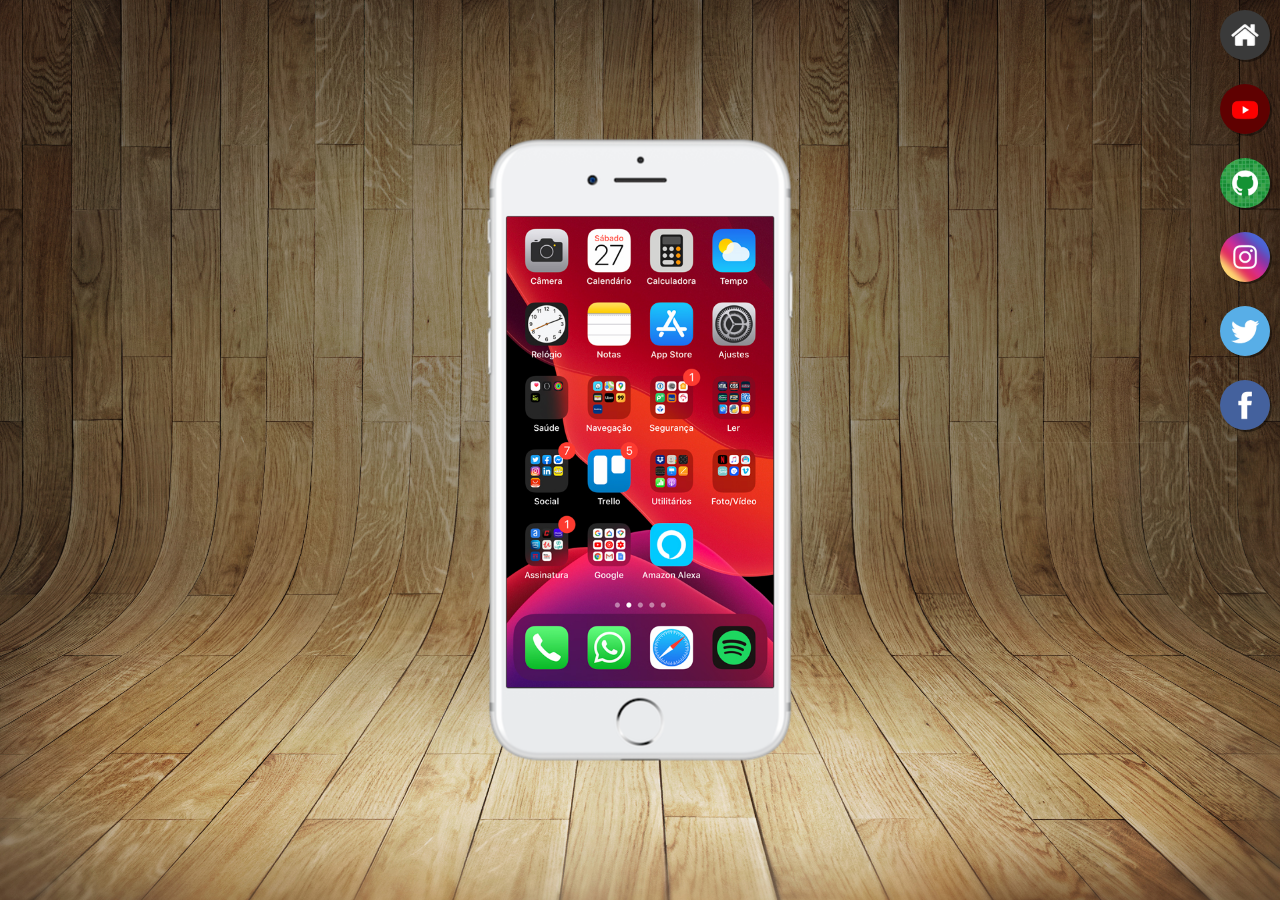
<file: index.html>
<!DOCTYPE html>
<html lang="pt-br">
<head>
    <meta charset="UTF-8">
    <meta name="viewport" content="width=device-width, initial-scale=1.0">
    <title>Projeto Rede Sociais</title>
    <link rel="shortcut icon" href="favicon.ico" type="image/x-icon">
    <link rel="stylesheet" href="estilos/style.css">
</head>
<body>
    <main>
        <section id="telefone">
            <iframe src="home.html" frameborder="0" name="tela" id="tela">
                Seu Navegador não é compatível com isso
            </iframe>
        </section>
        <section id="rede-sociais">
            <a href="home.html" target="tela"><img src="imagens/logo-home.jpg" alt=""></a> <br>
            <a href="youtube.html" target="tela"><img src="imagens/logo-youtube.jpg" alt=""></a> <br>
            <a href="github.html" target="tela"><img src="imagens/logo-github.jpg" alt=""></a> <br>
            <a href="instagram.html" target="tela"><img src="imagens/logo-instagram.jpg" alt=""></a> <br>
            <a href="twitter.html" target="tela"><img src="imagens/logo-twitter.jpg" alt=""></a> <br>
            <a href="facebook.html" target="tela"><img src="imagens/logo-facebook.jpg" alt=""></a> <br>
        </section>
    </main>
</body>
</html>
</file>
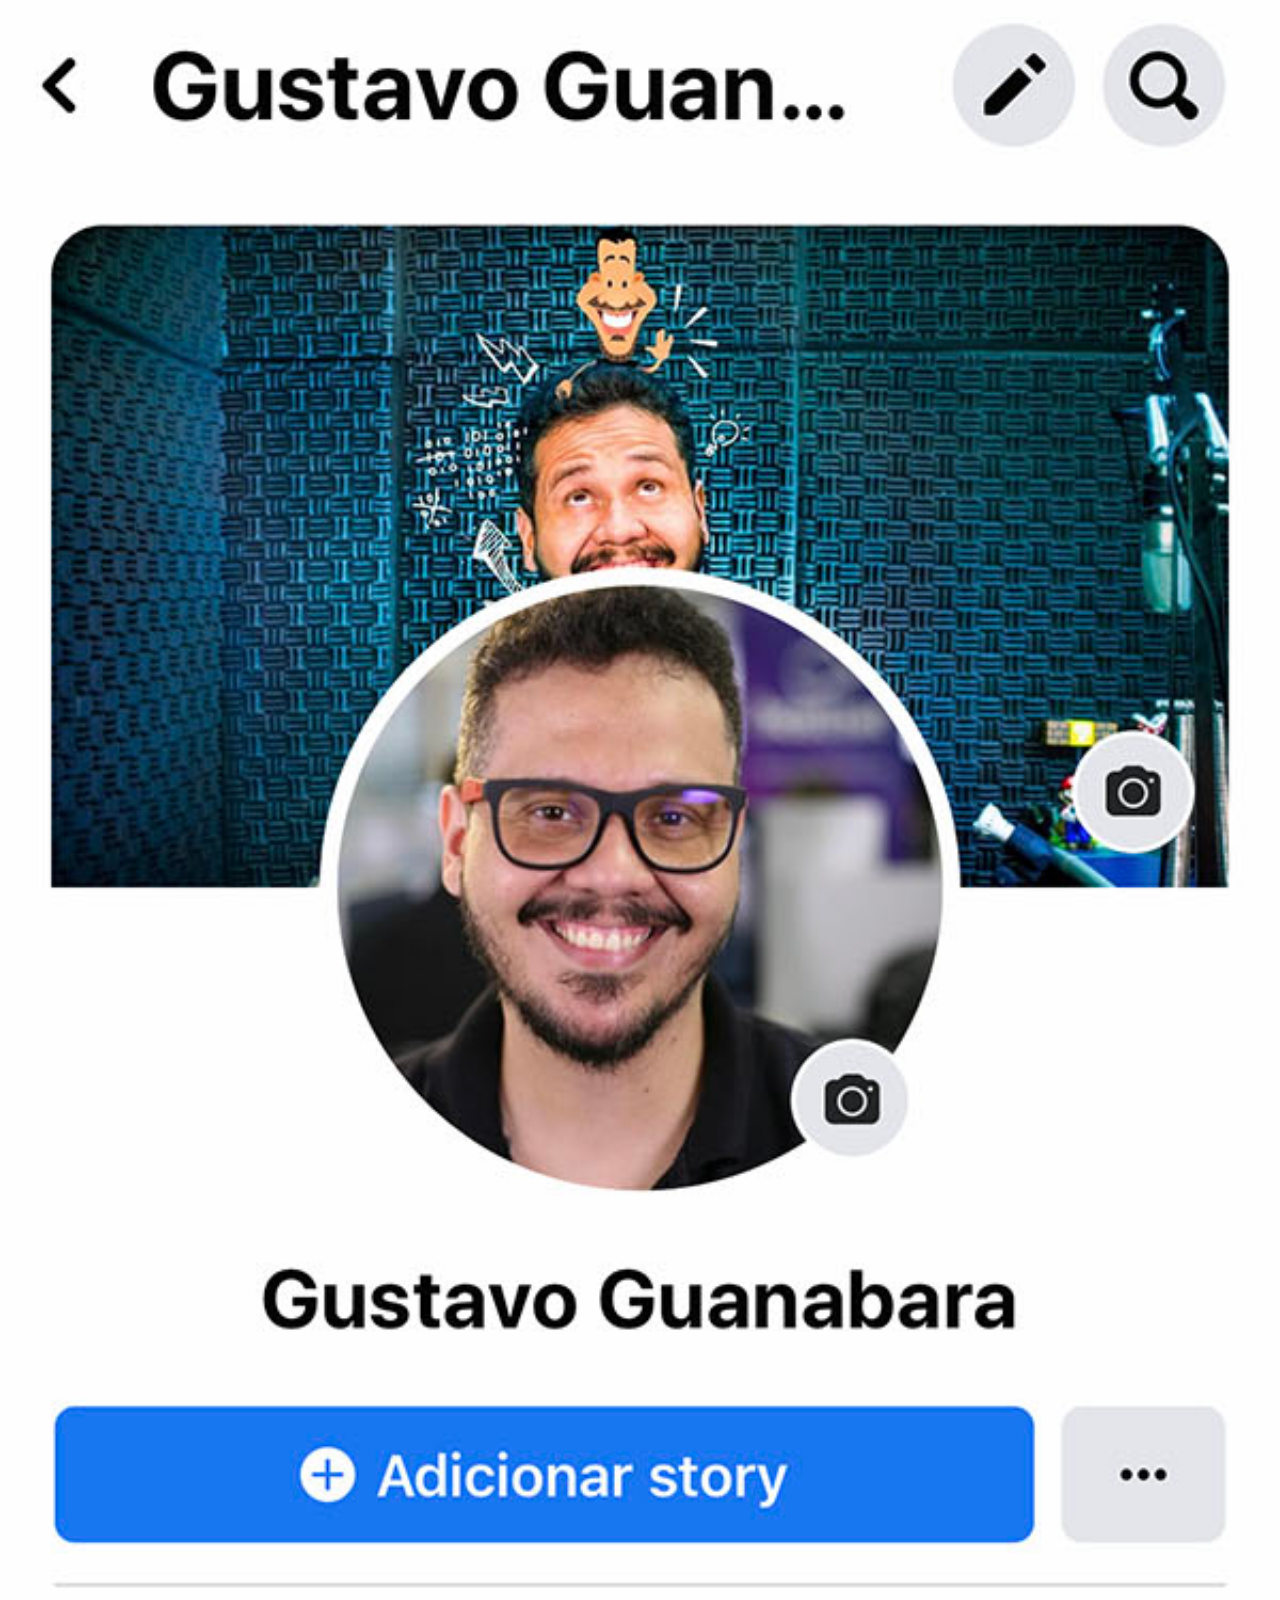
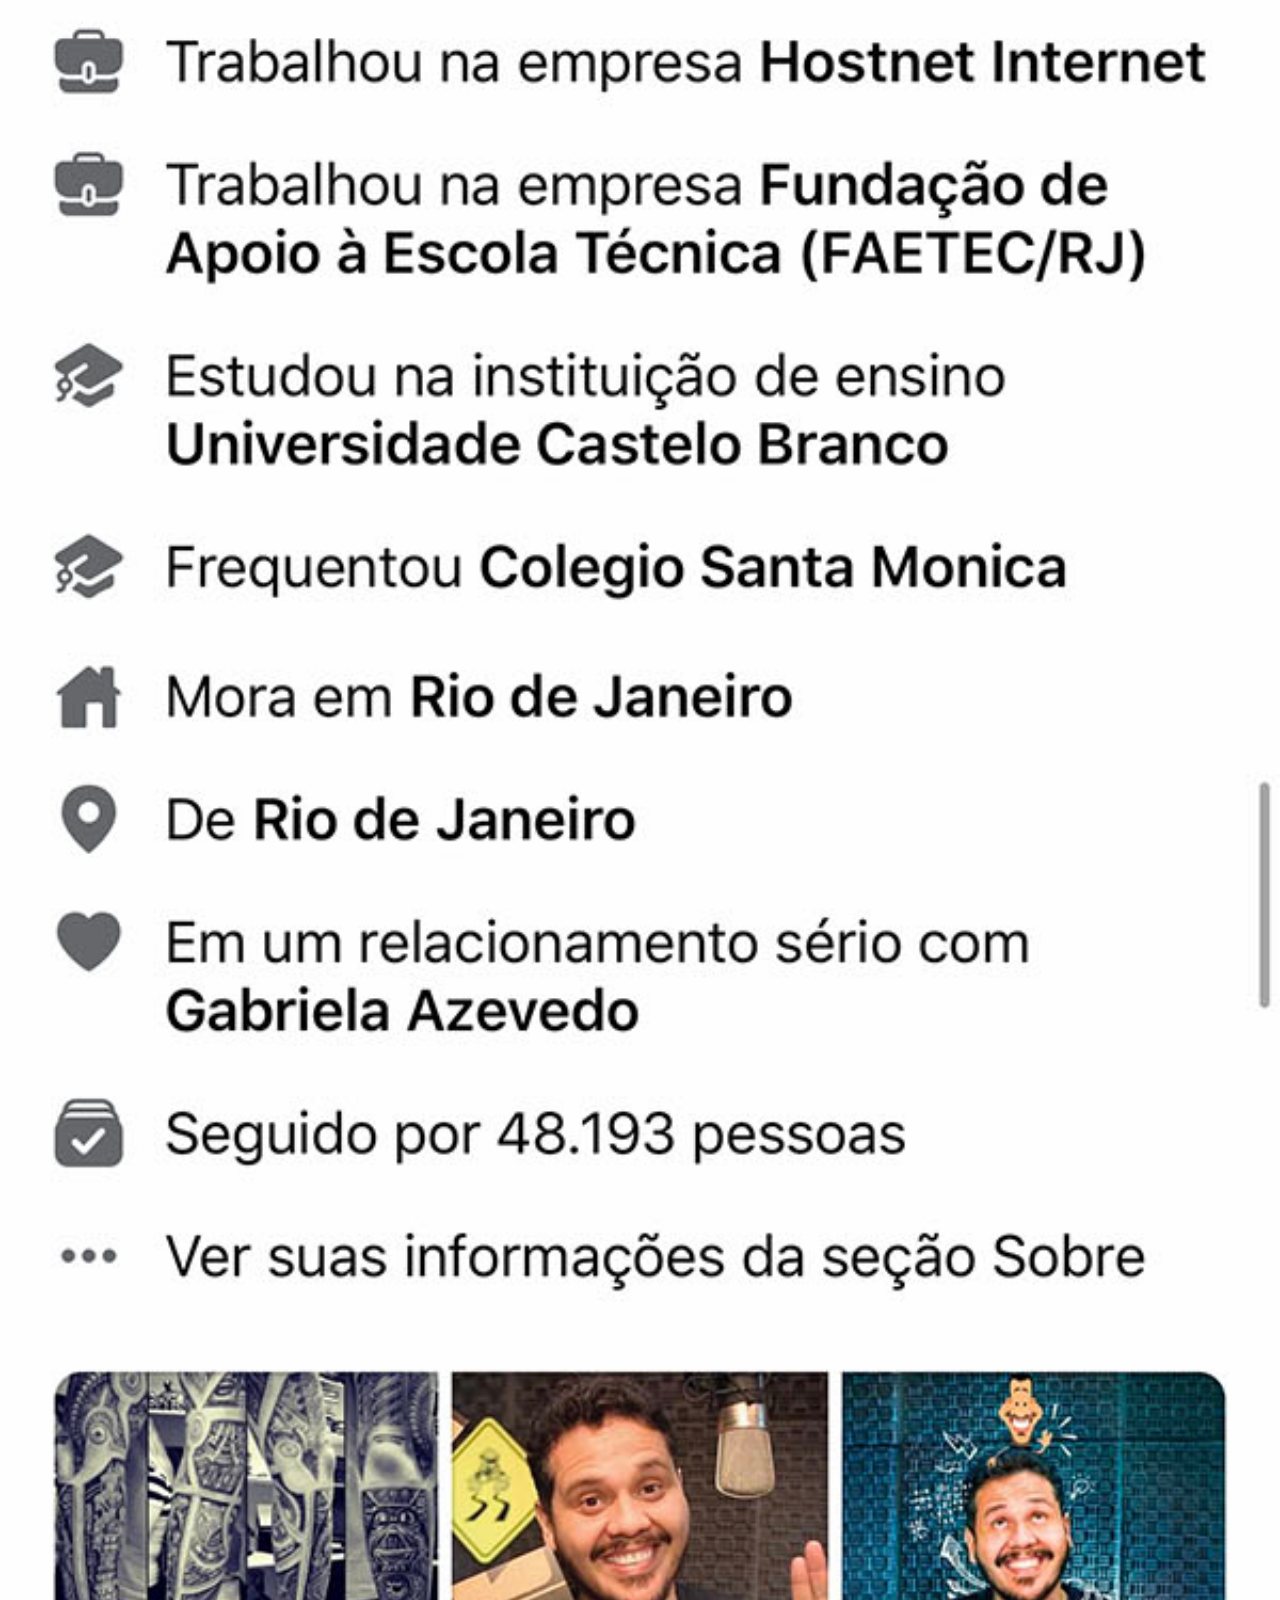
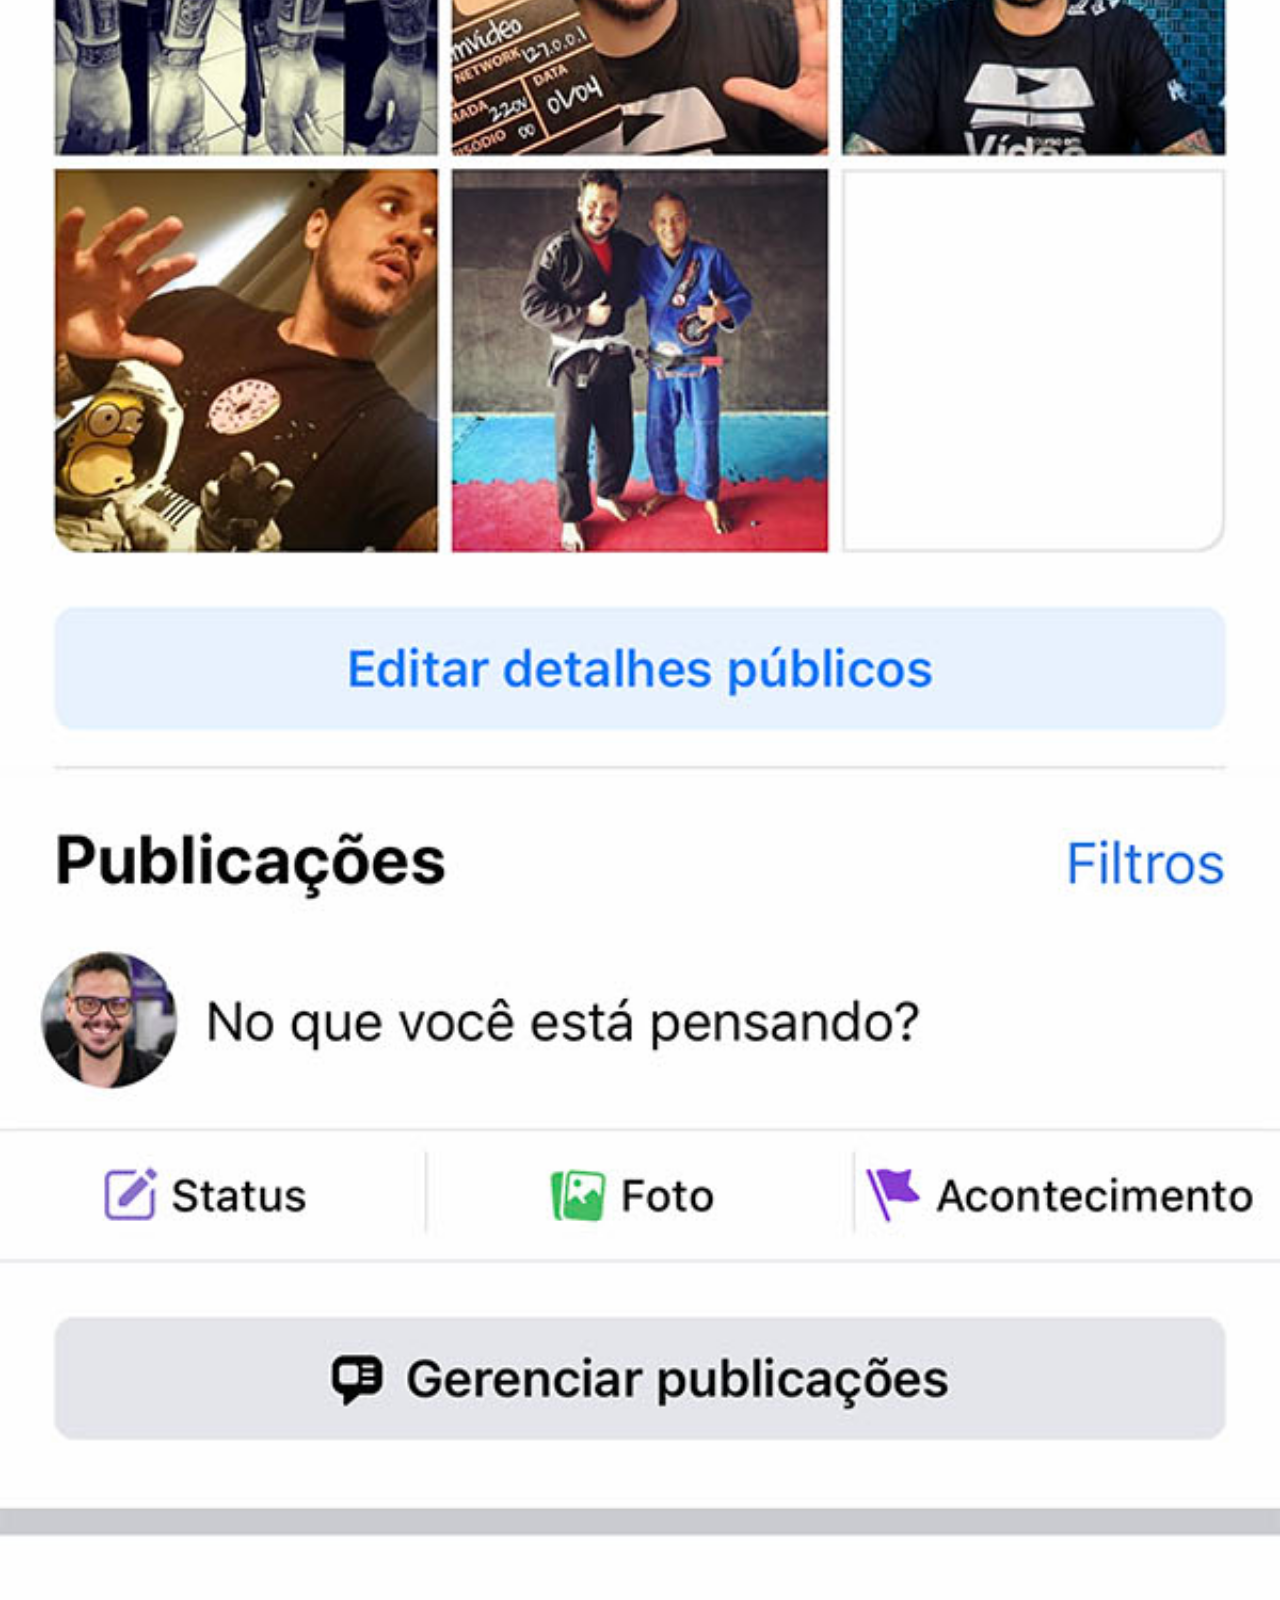
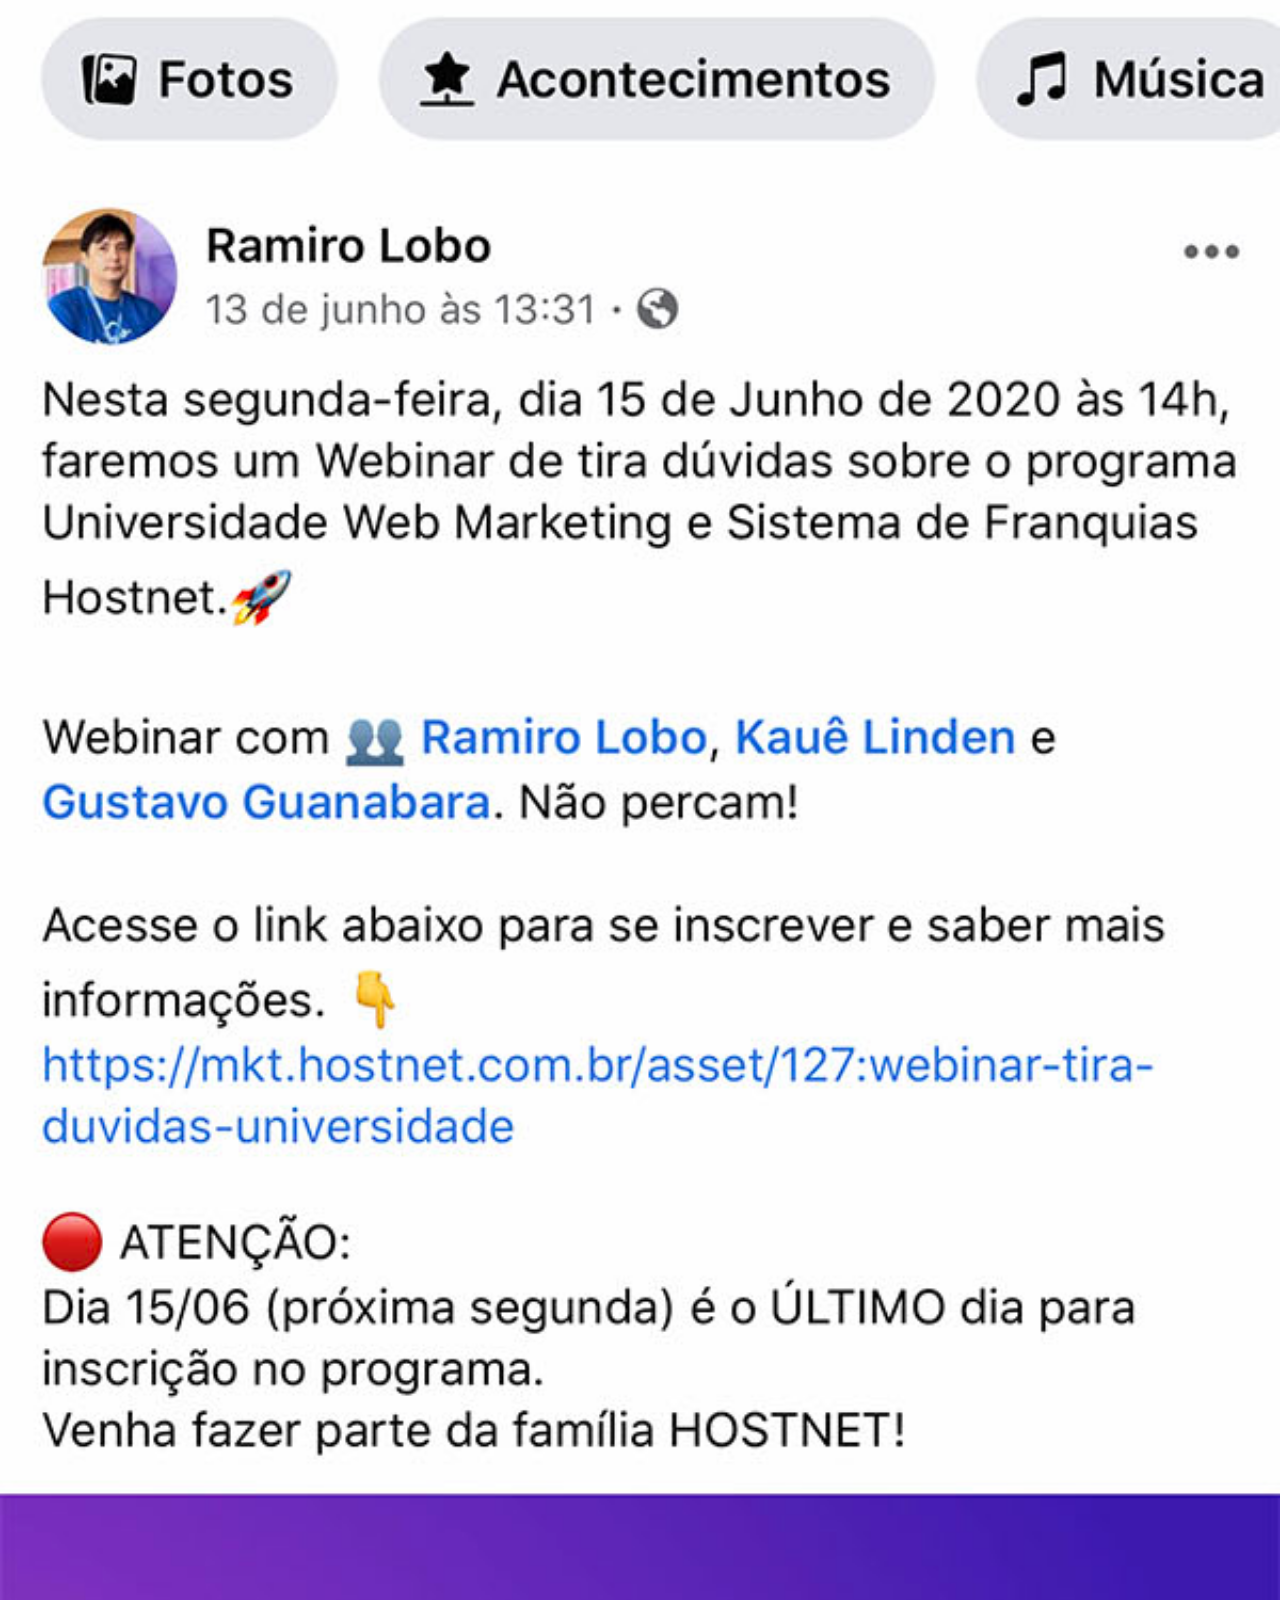
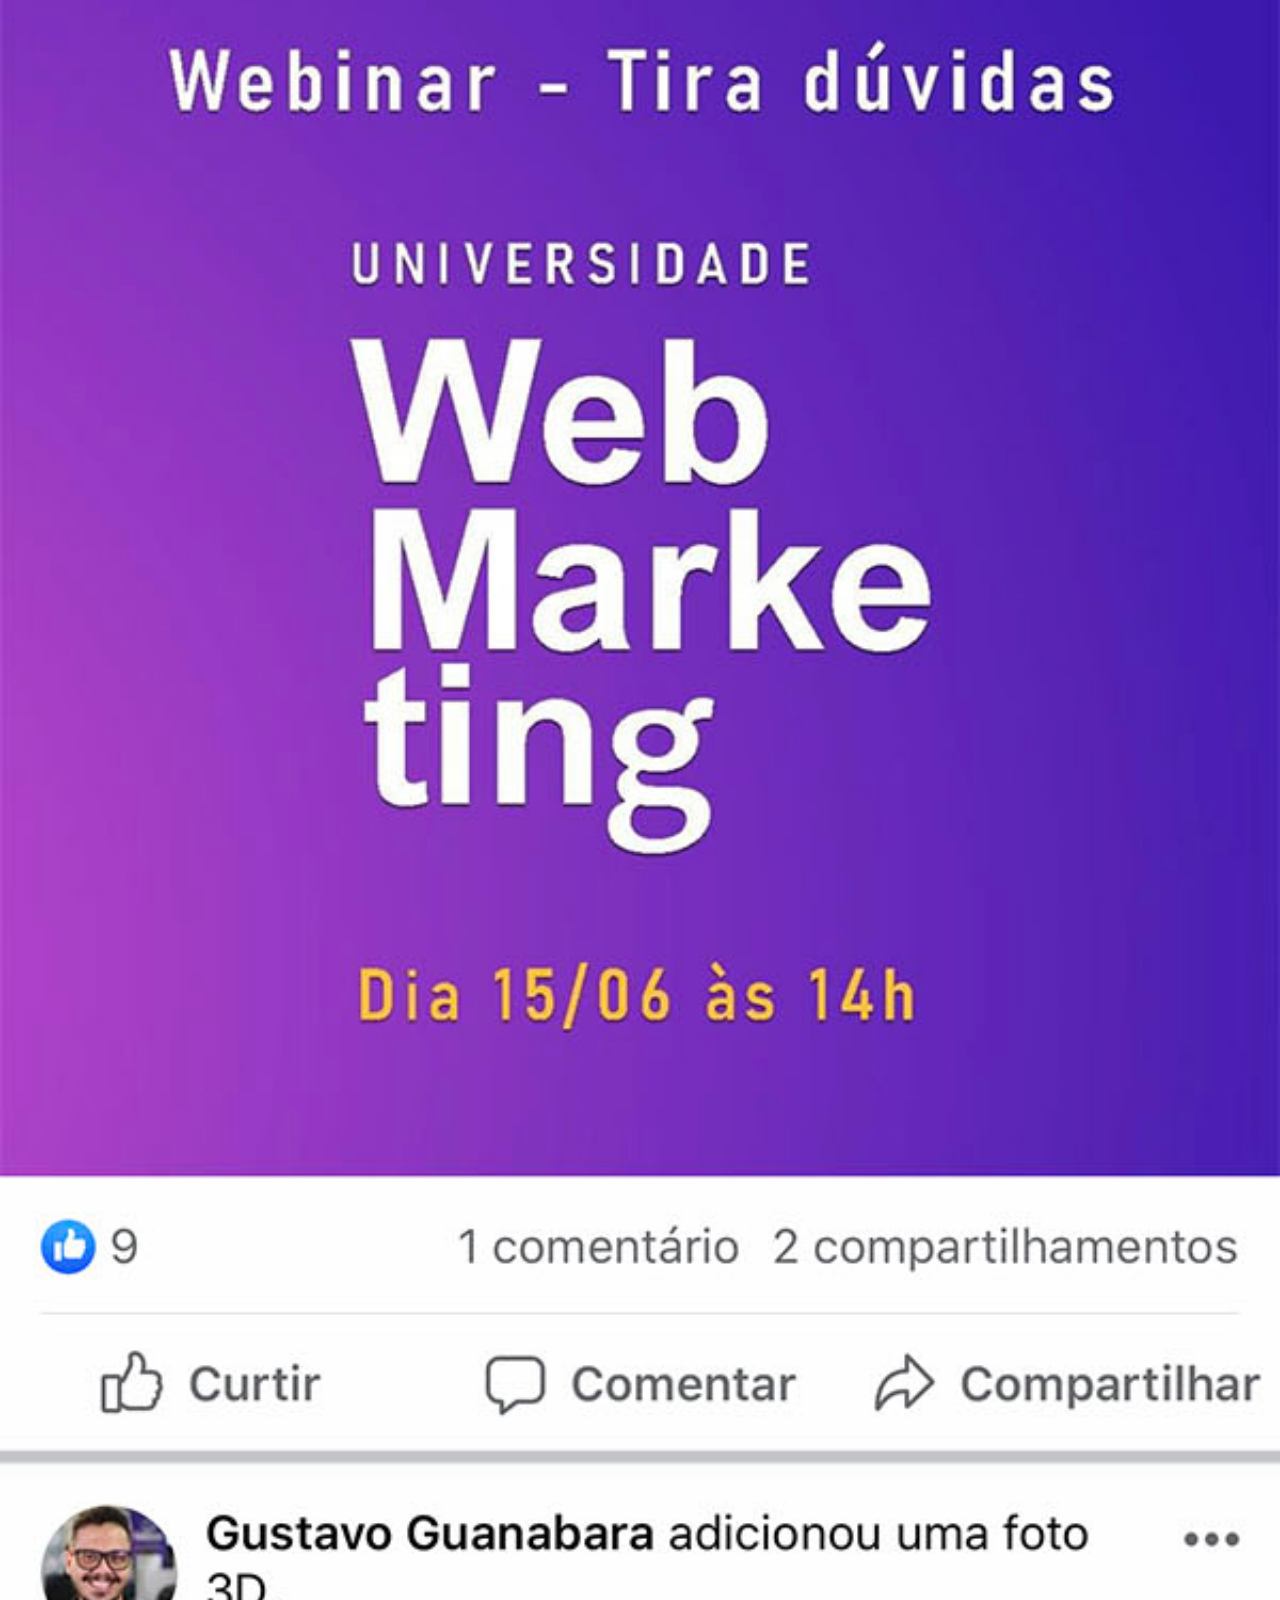
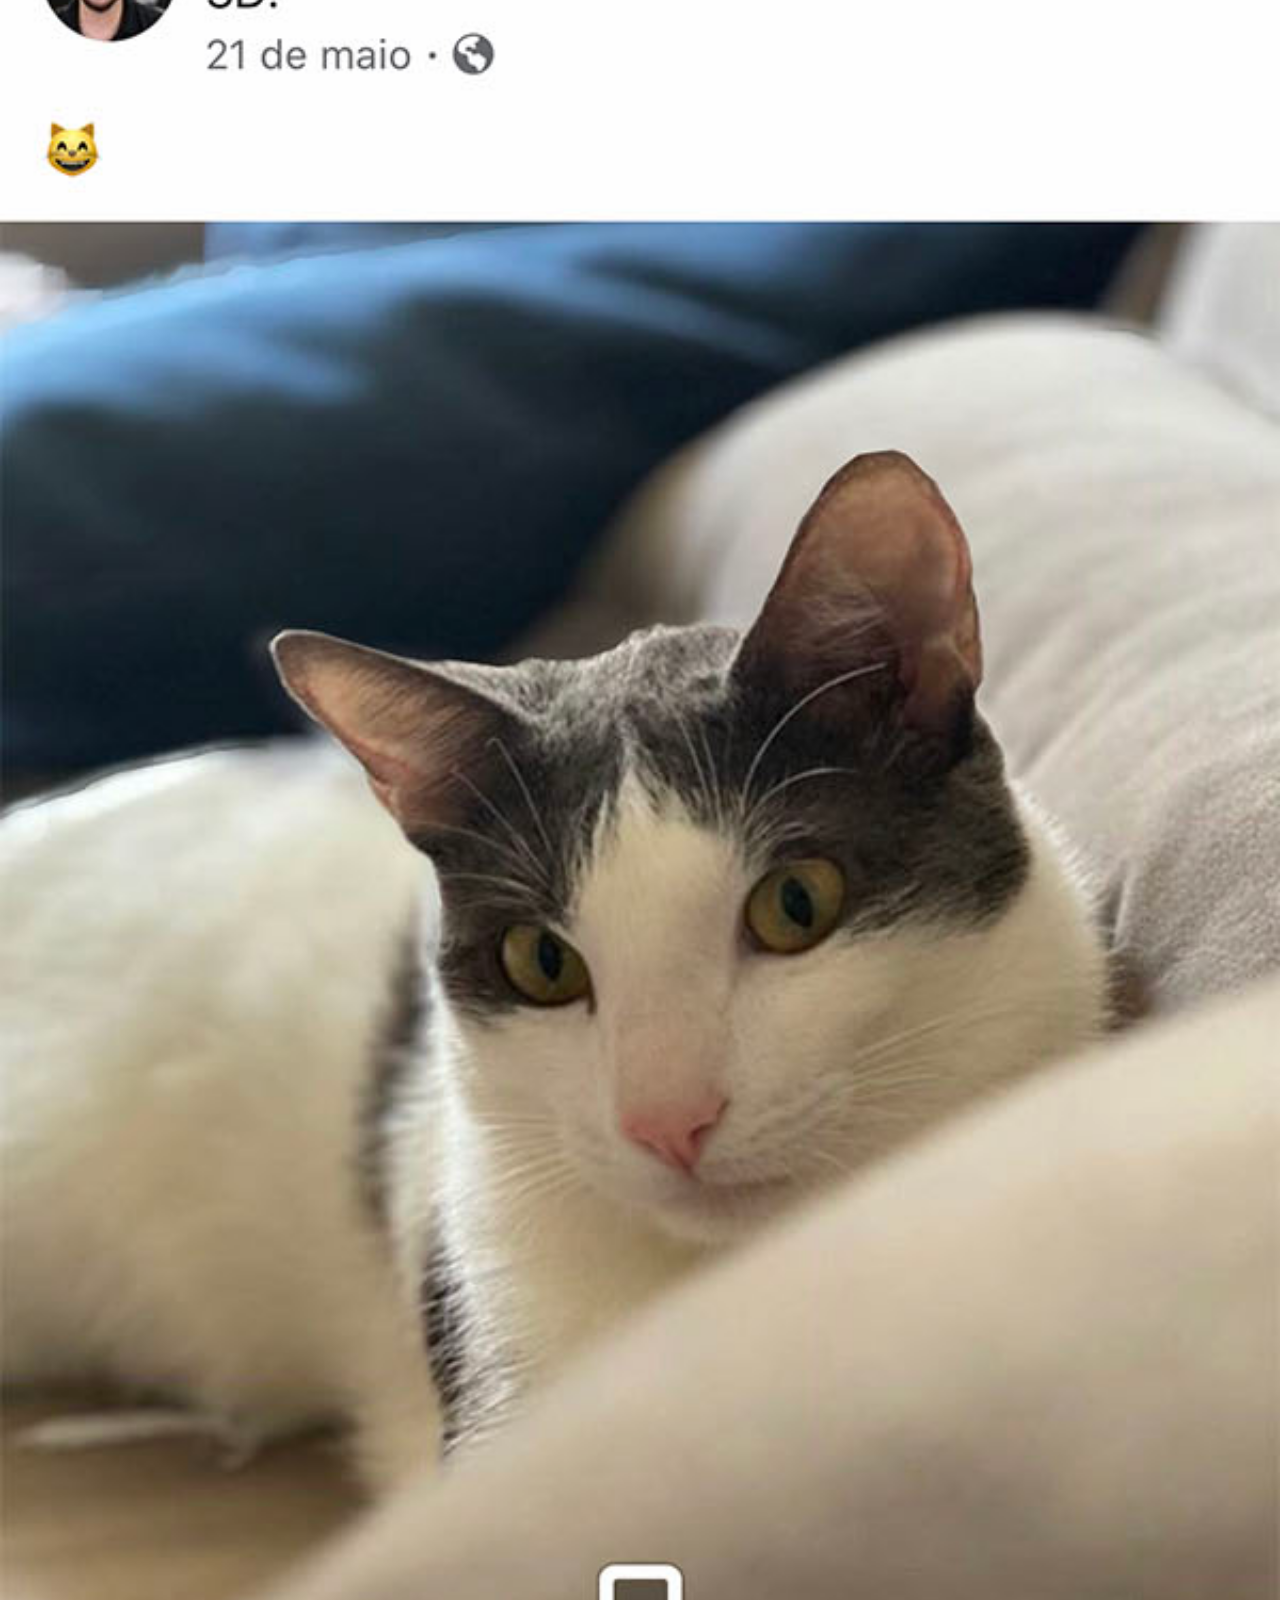
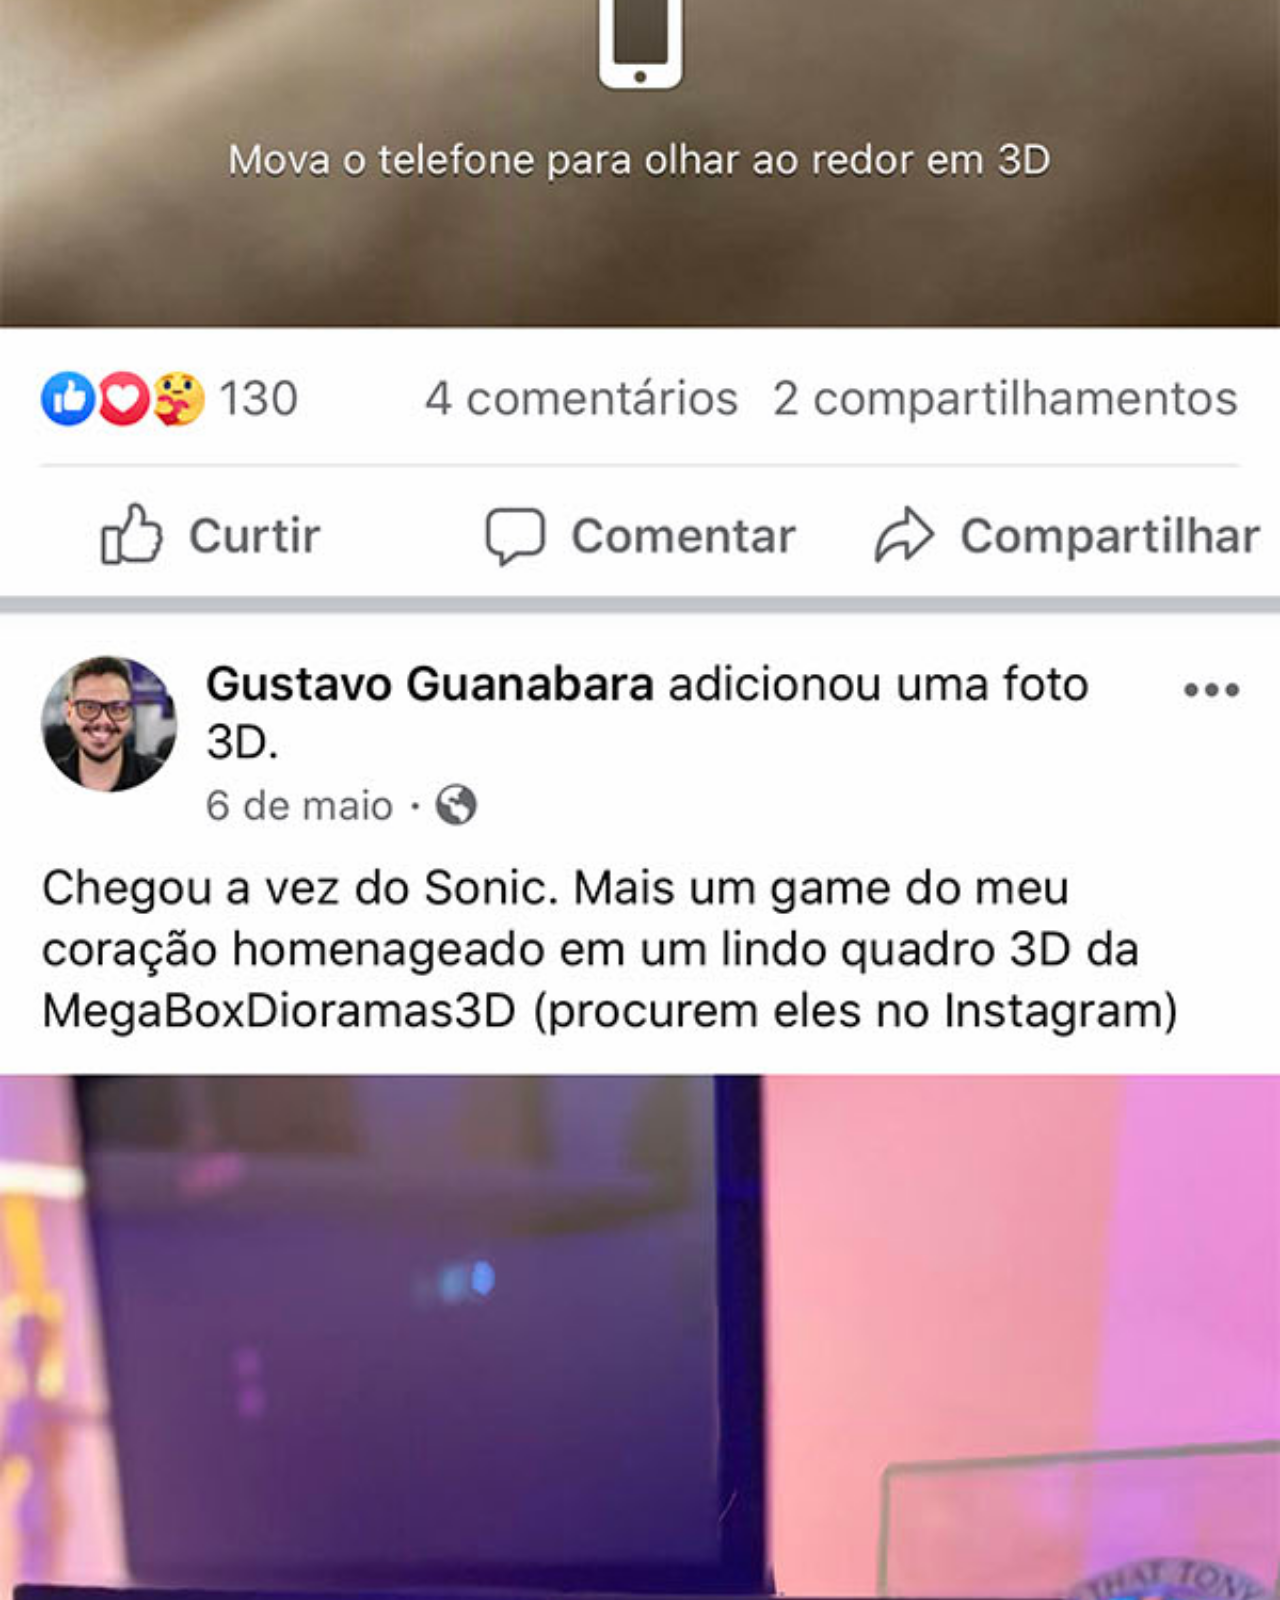
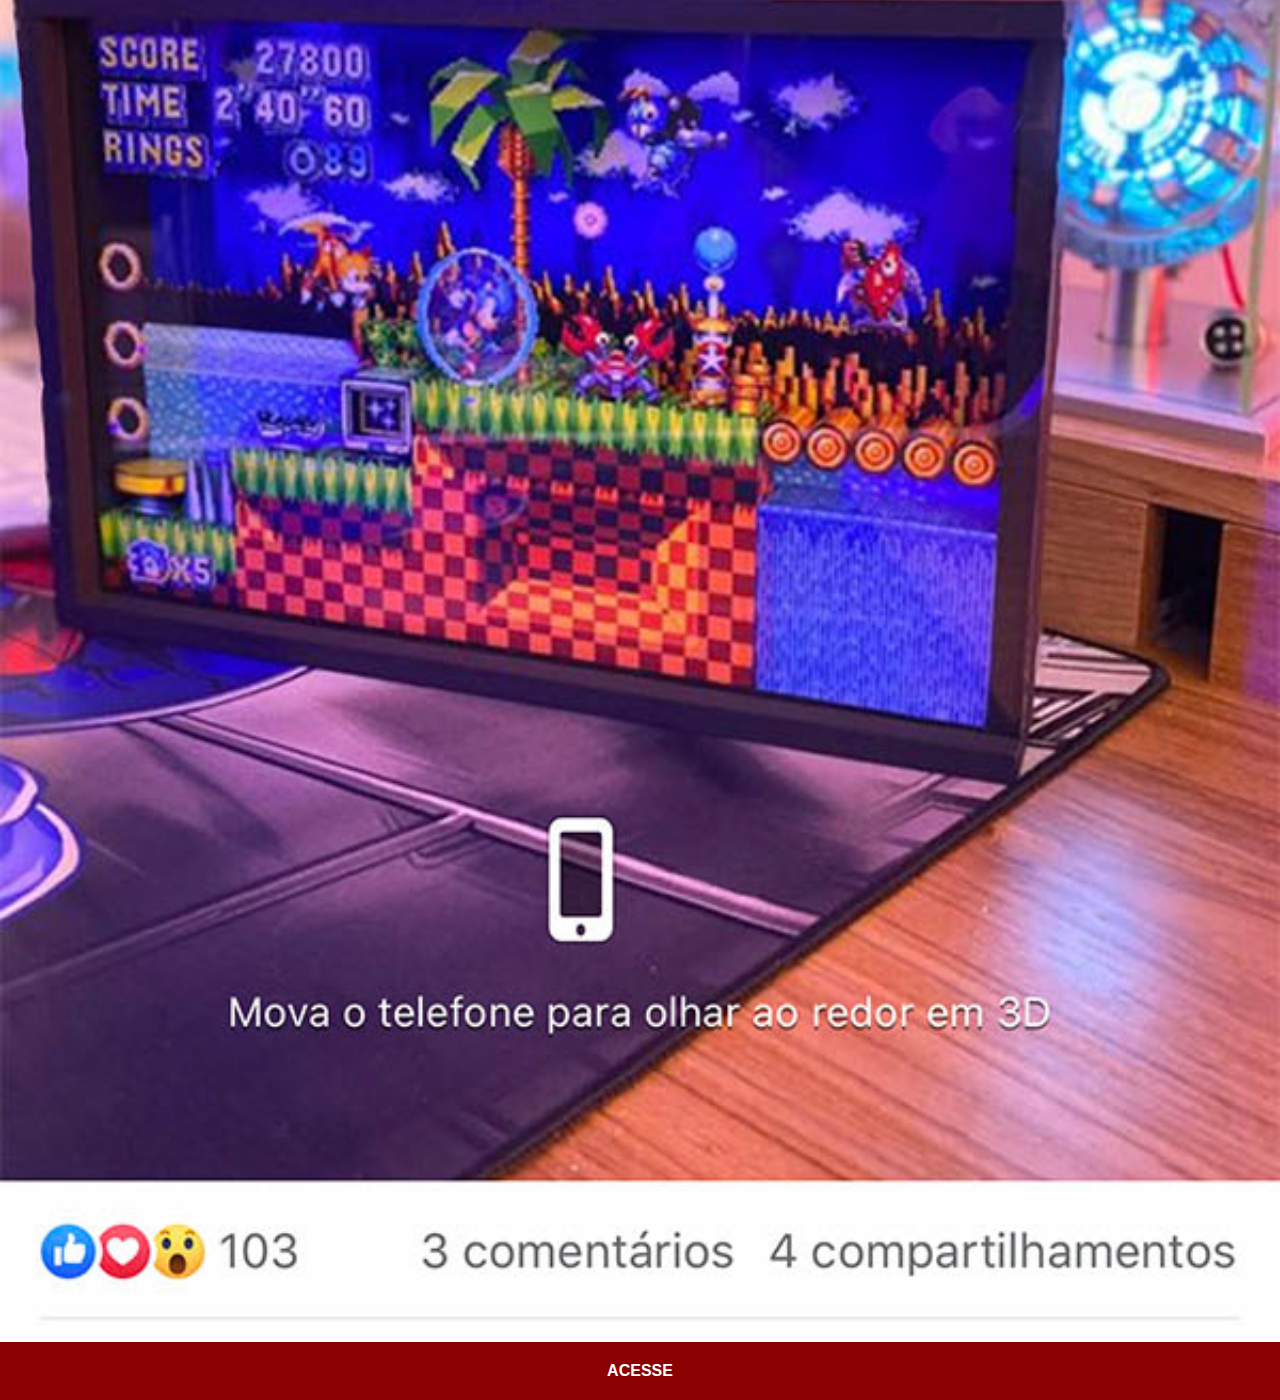
<file: facebook.html>
<!DOCTYPE html>
<html lang="pt-br">
<head>
    <meta charset="UTF-8">
    <meta name="viewport" content="width=device-width, initial-scale=1.0">
    <title>facebook</title>
    <link rel="stylesheet" href="estilos/social.css">
</head>
<body>
    <img src="imagens/tela-facebook.jpg" alt="YouTube">
    <a href="https://www.facebook.com/gustavoguanabara/" target="_blank">ACESSE</a>
</body>
</html>
</file>
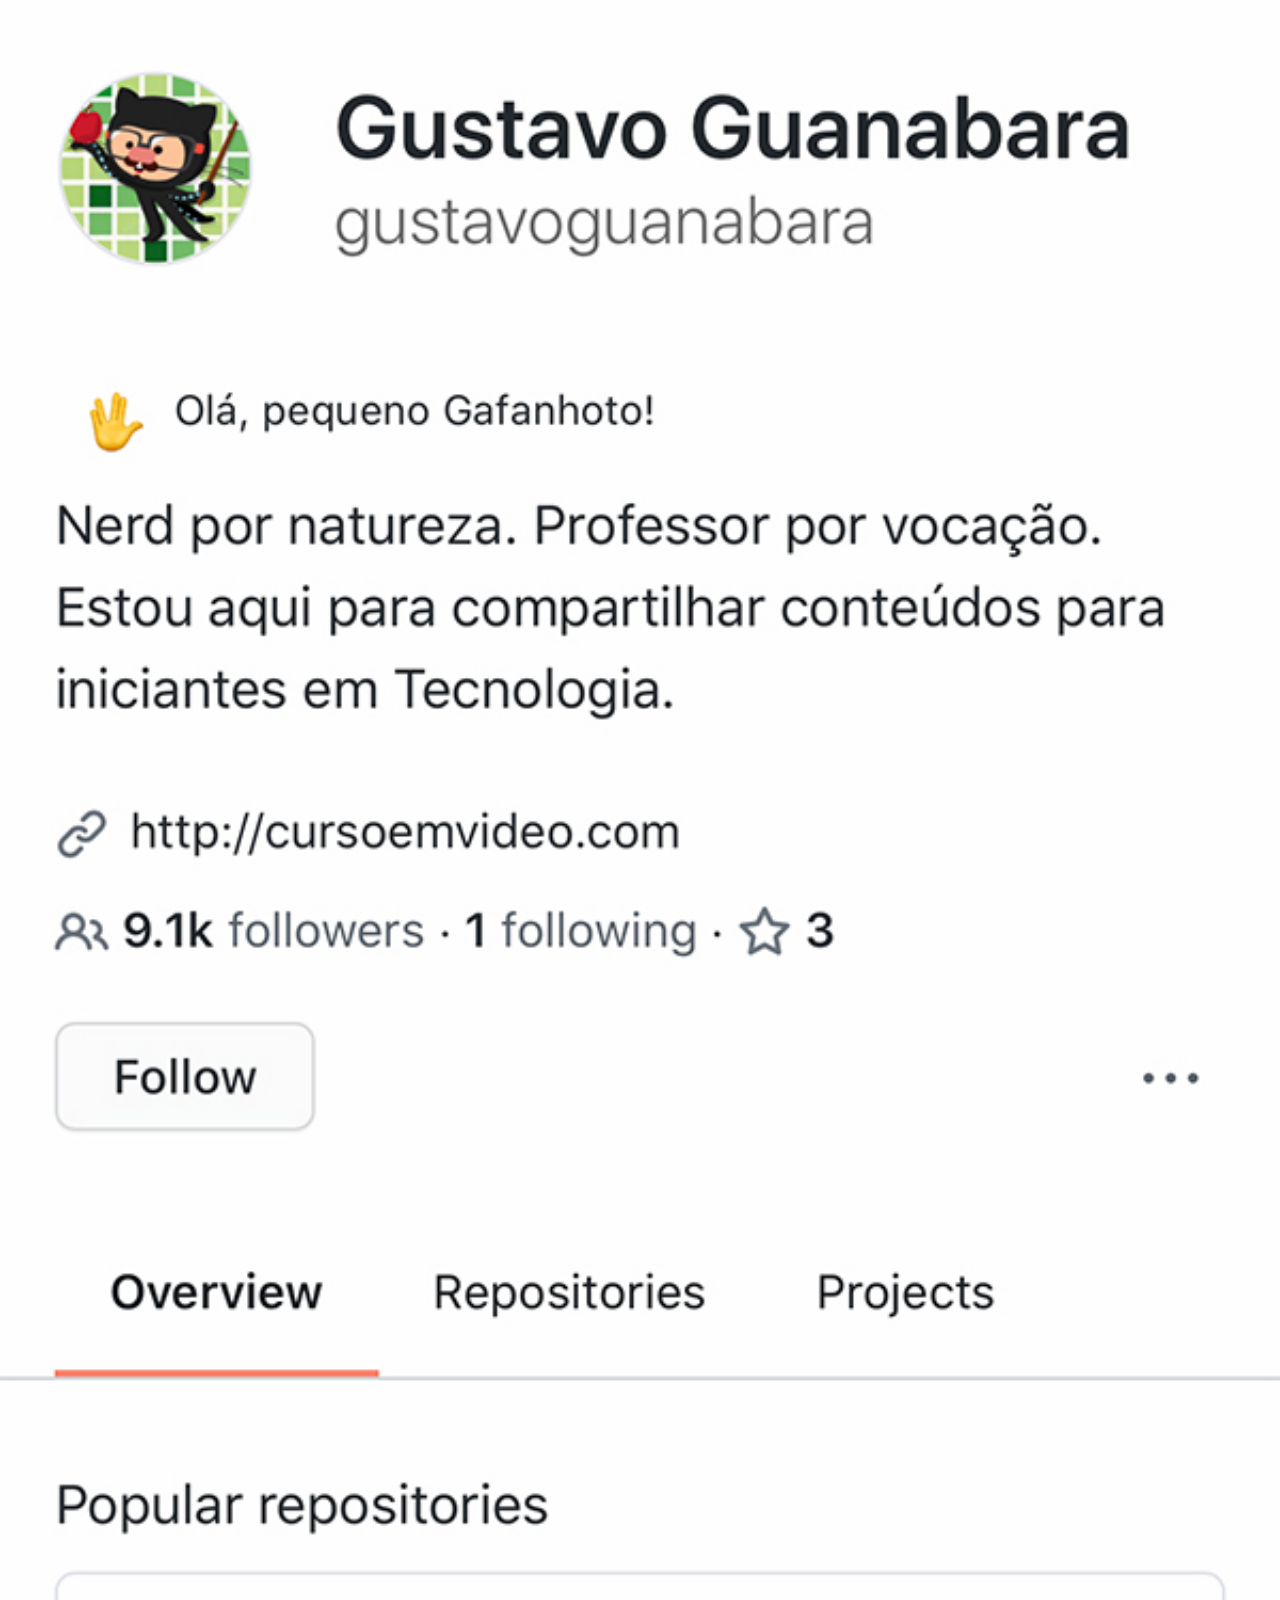
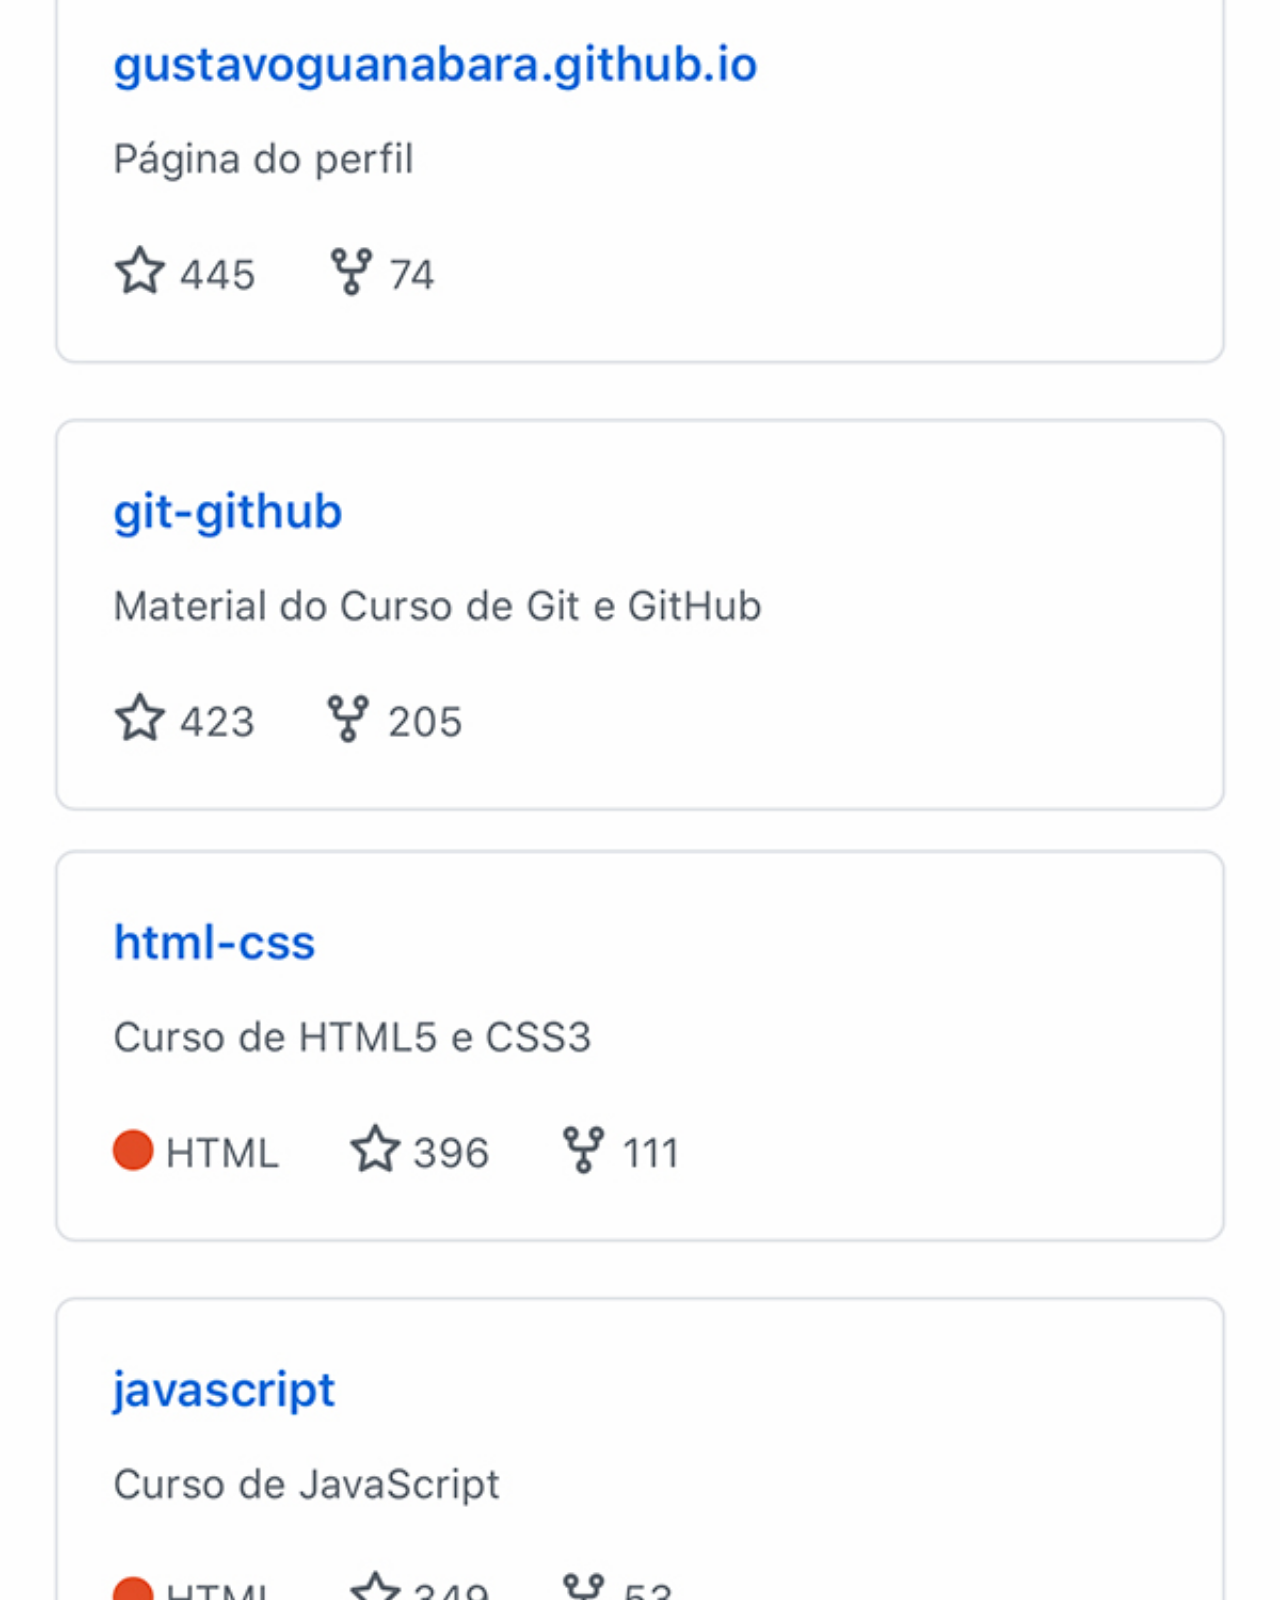
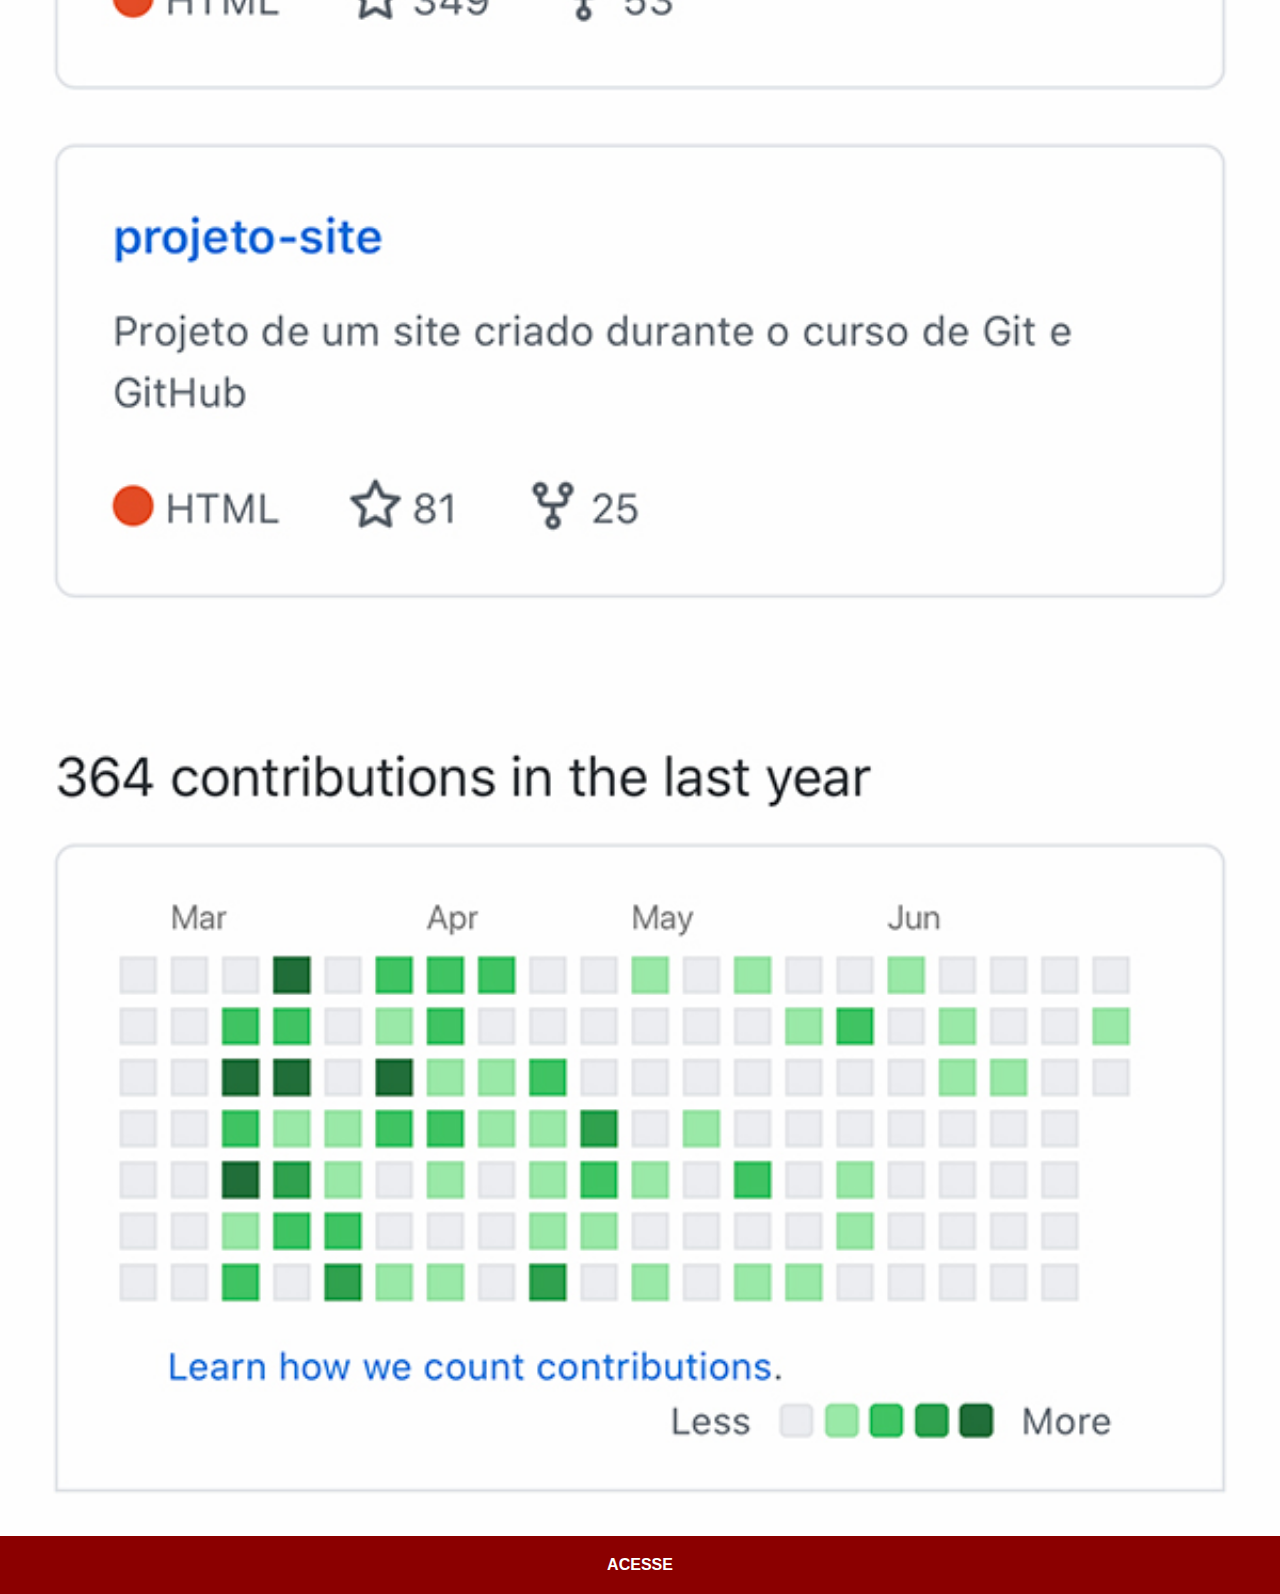
<file: github.html>
<!DOCTYPE html>
<html lang="pt-br">
<head>
    <meta charset="UTF-8">
    <meta name="viewport" content="width=device-width, initial-scale=1.0">
    <title>github</title>
    <link rel="stylesheet" href="estilos/social.css">
</head>
<body>
    <img src="imagens/tela-github.jpg" alt="YouTube">
    <a href="https://github.com/gustavoguanabara/html-css" target="_blank">ACESSE</a>
</body>
</html>
</file>
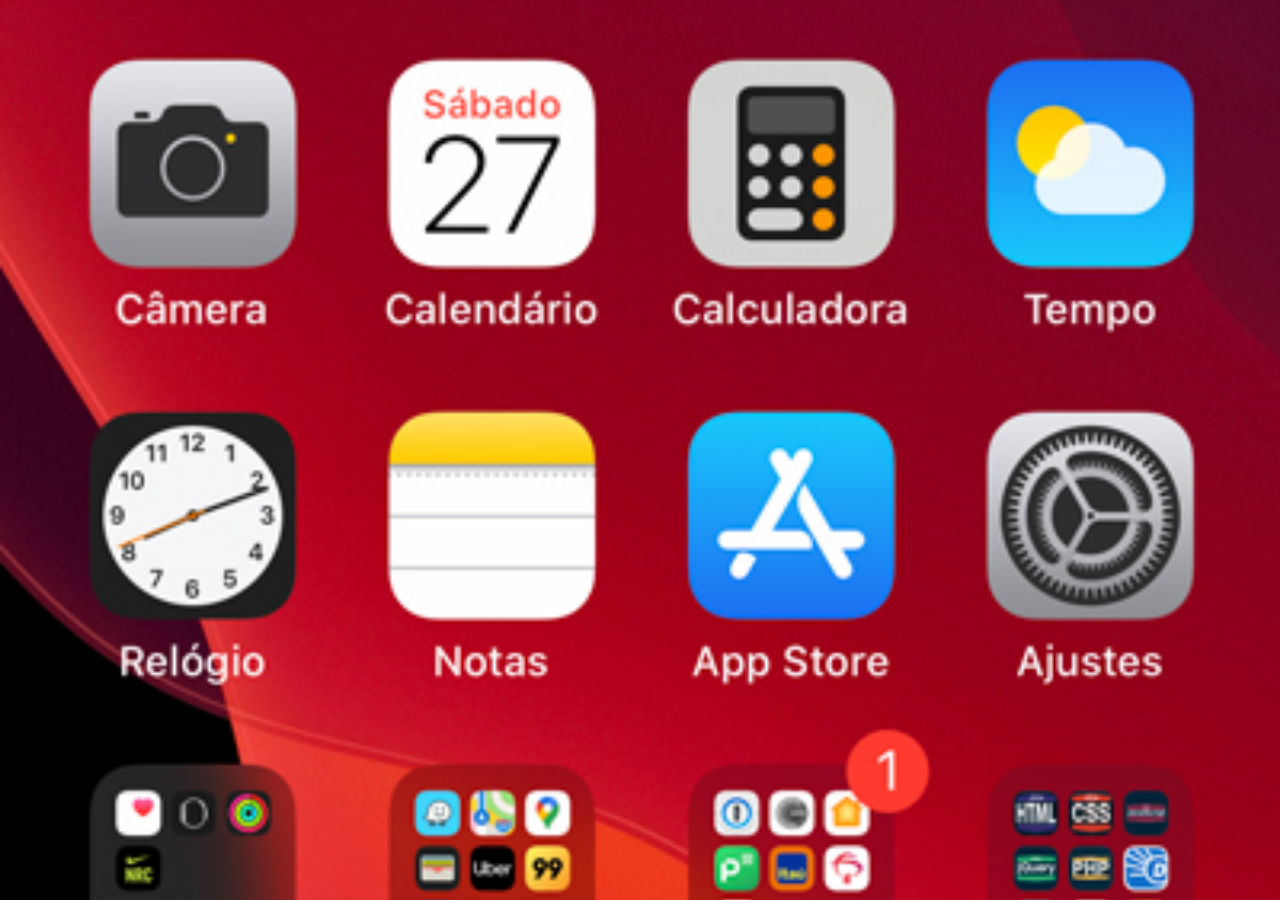
<file: home.html>
<!DOCTYPE html>
<html lang="pt-br">
<head>
    <meta charset="UTF-8">
    <meta name="viewport" content="width=device-width, initial-scale=1.0">
    <title>home</title>
</head>
<style>
    *{
        margin: 0px;
        padding: 0px;
    }
    body{
        height: 100vh;
        width: 100vw;
        background: black url('imagens/tela-home.jpg') no-repeat top center;
        background-size: cover;
    }
</style>
<body>
    
</body>
</html>
</file>
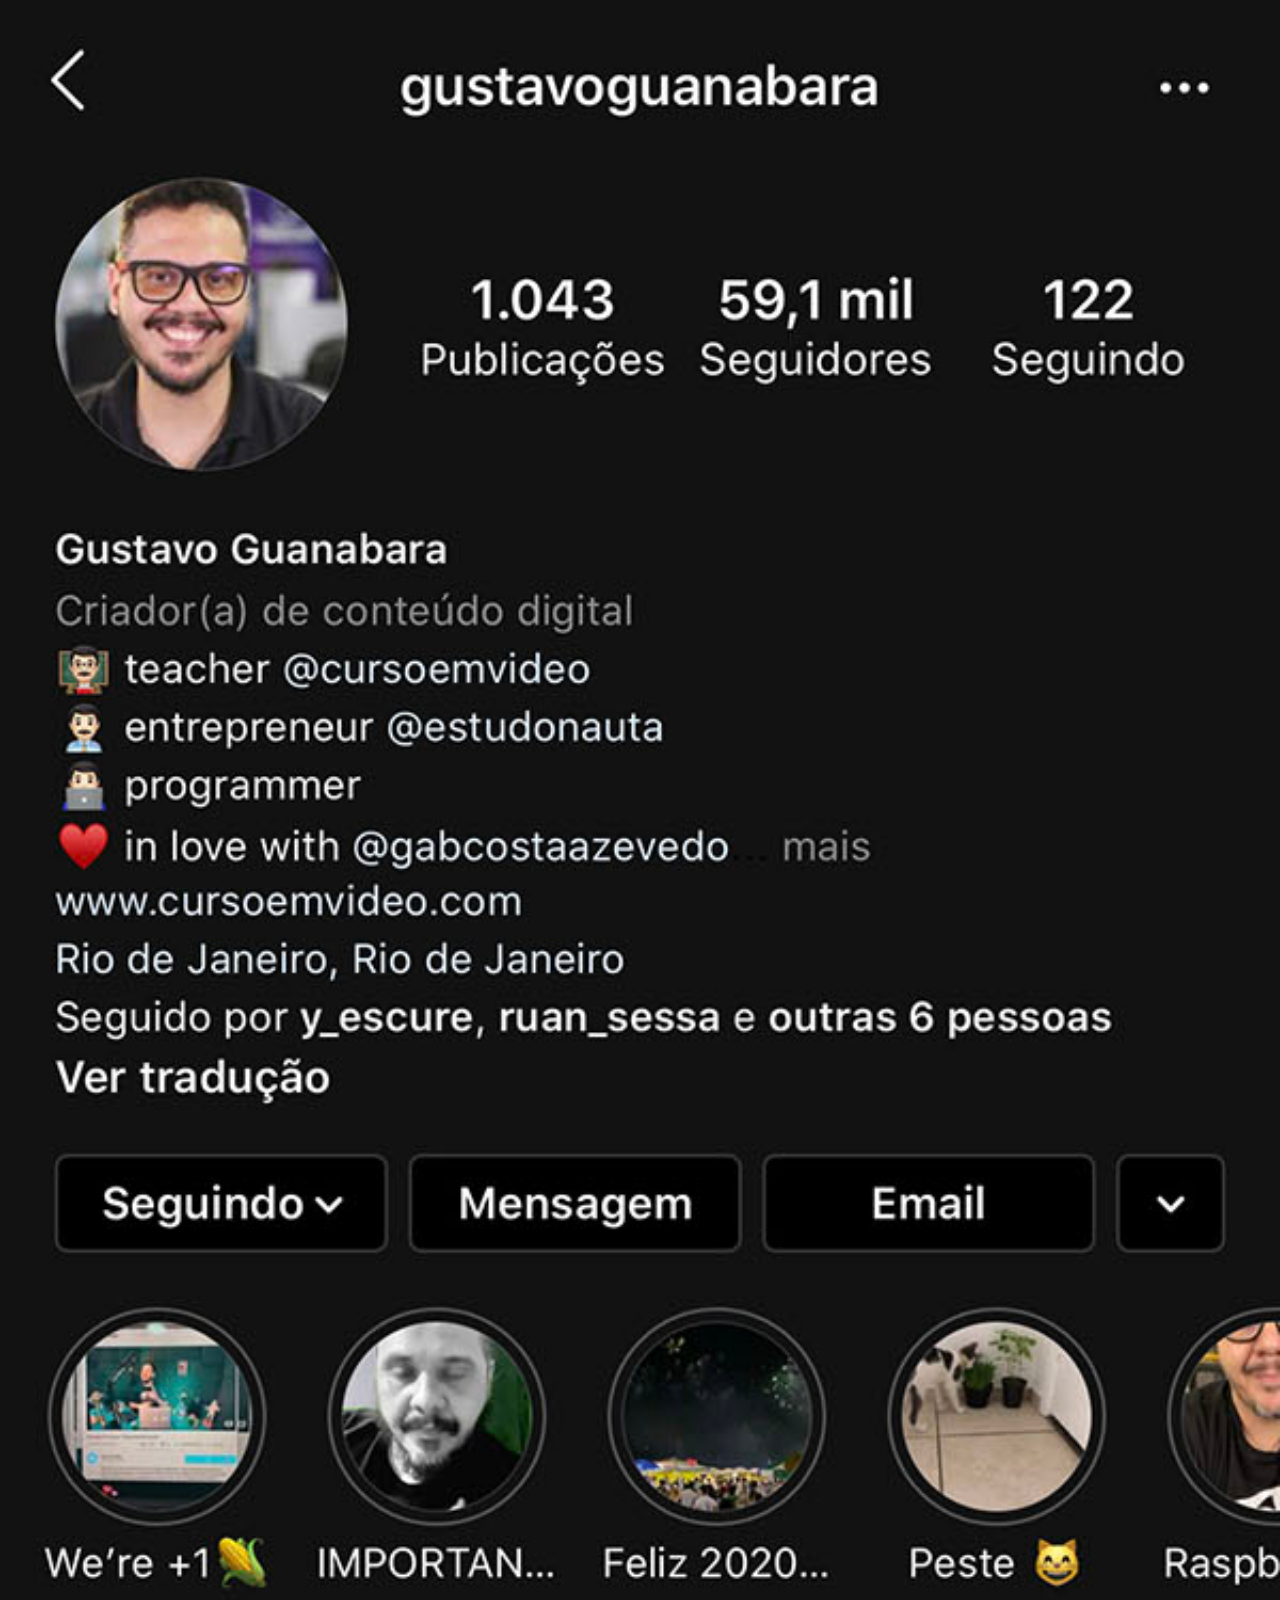
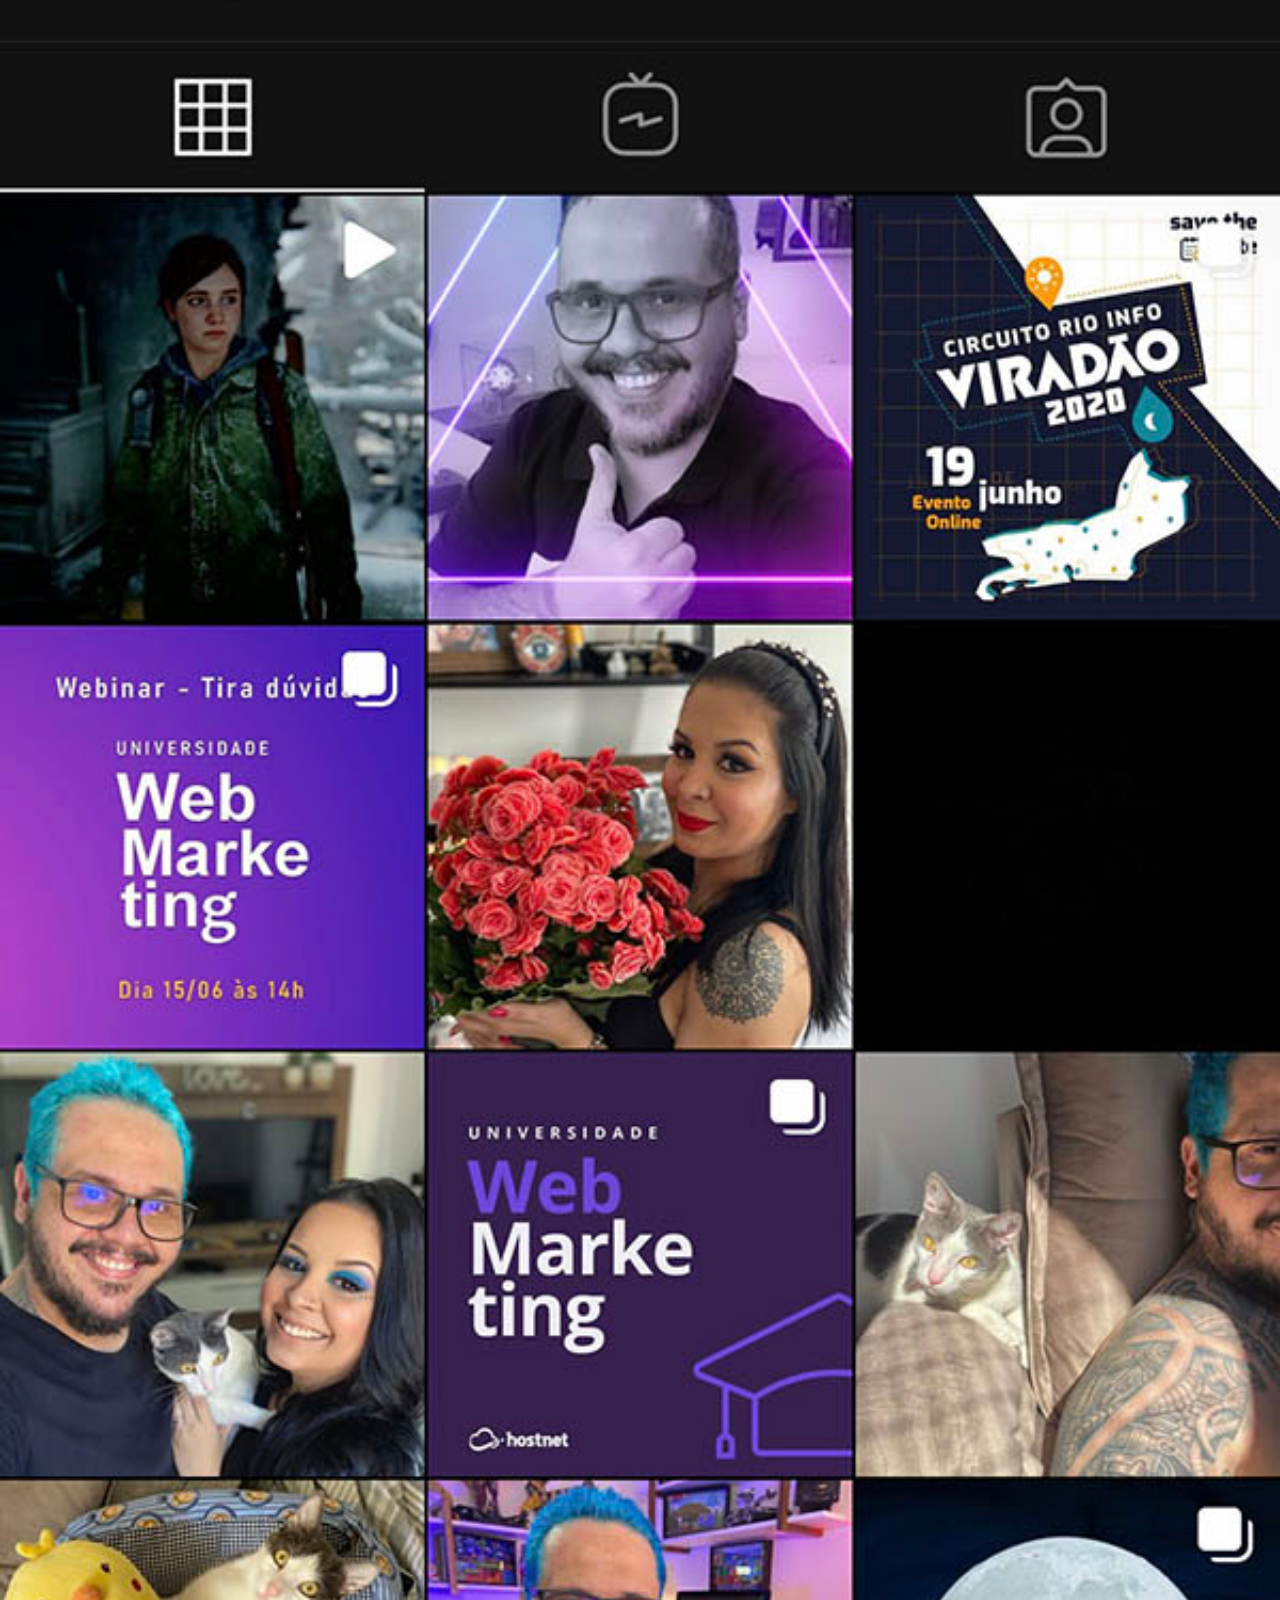
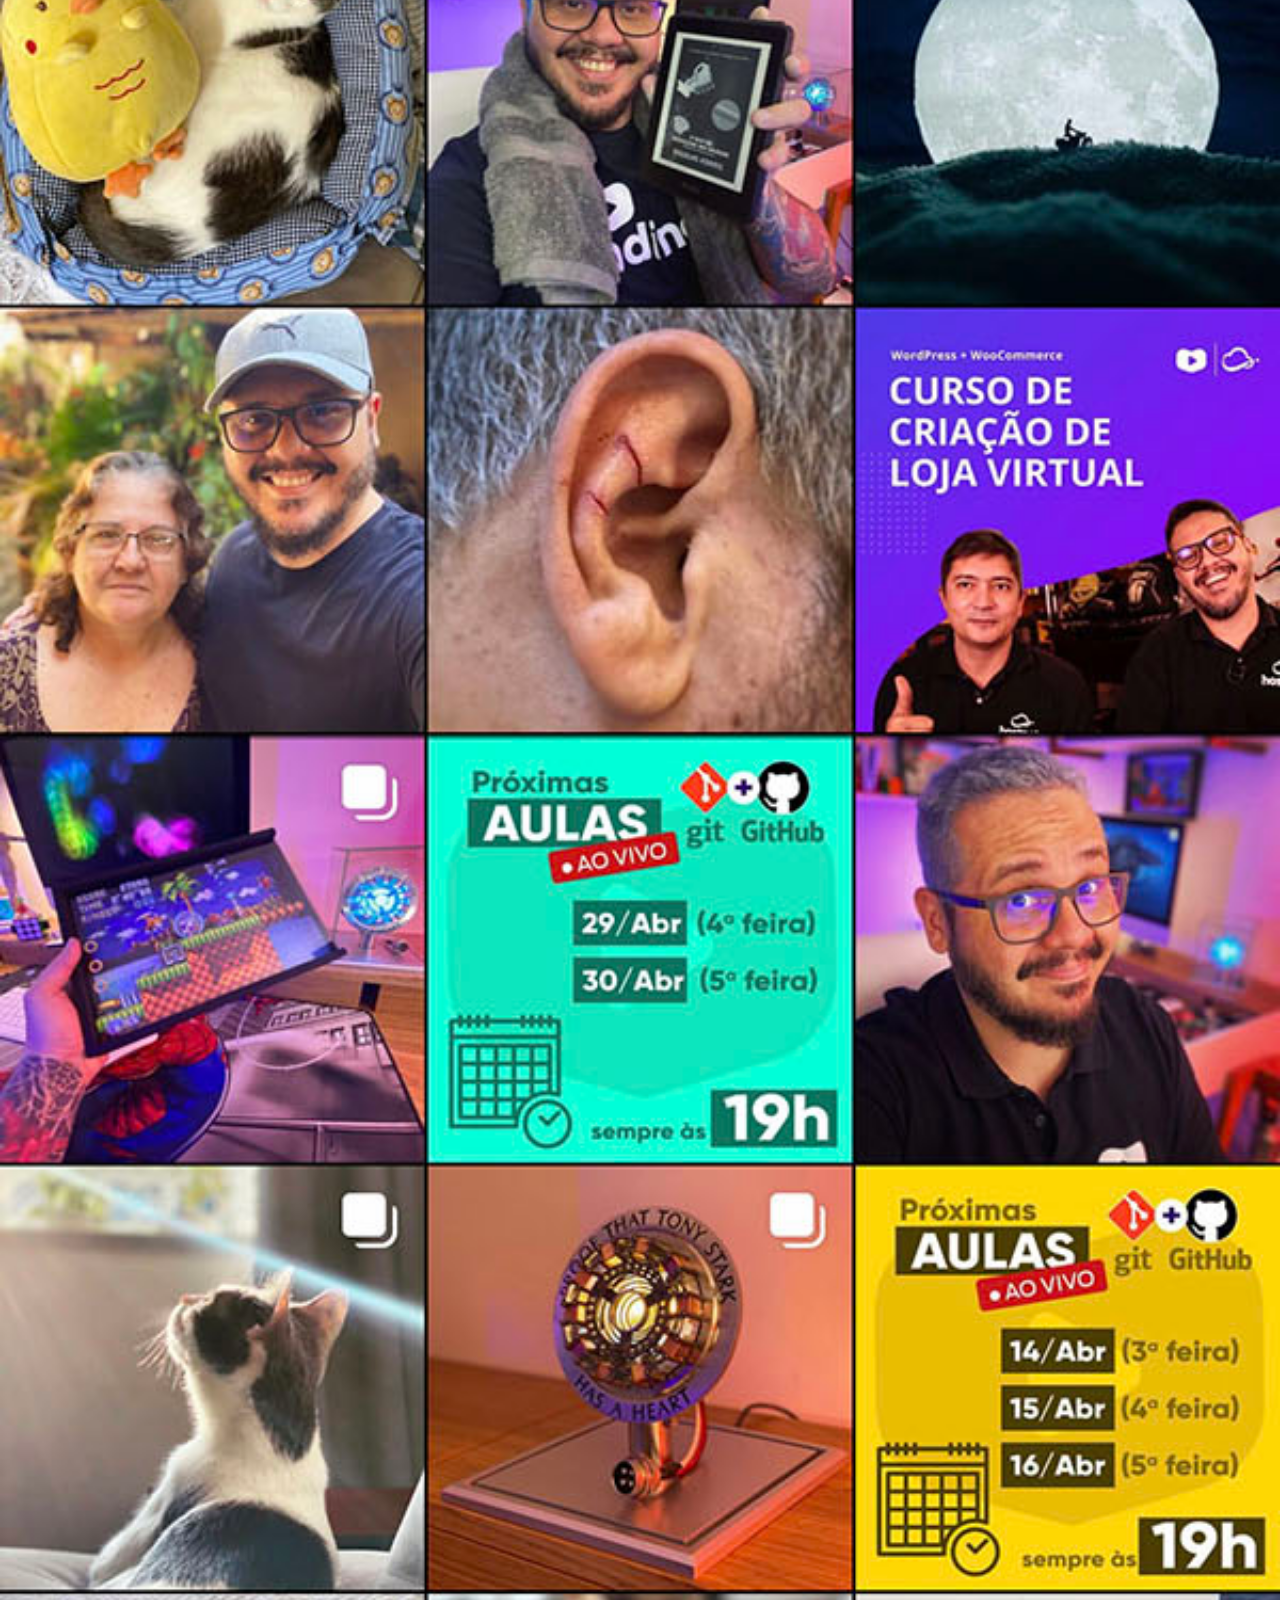
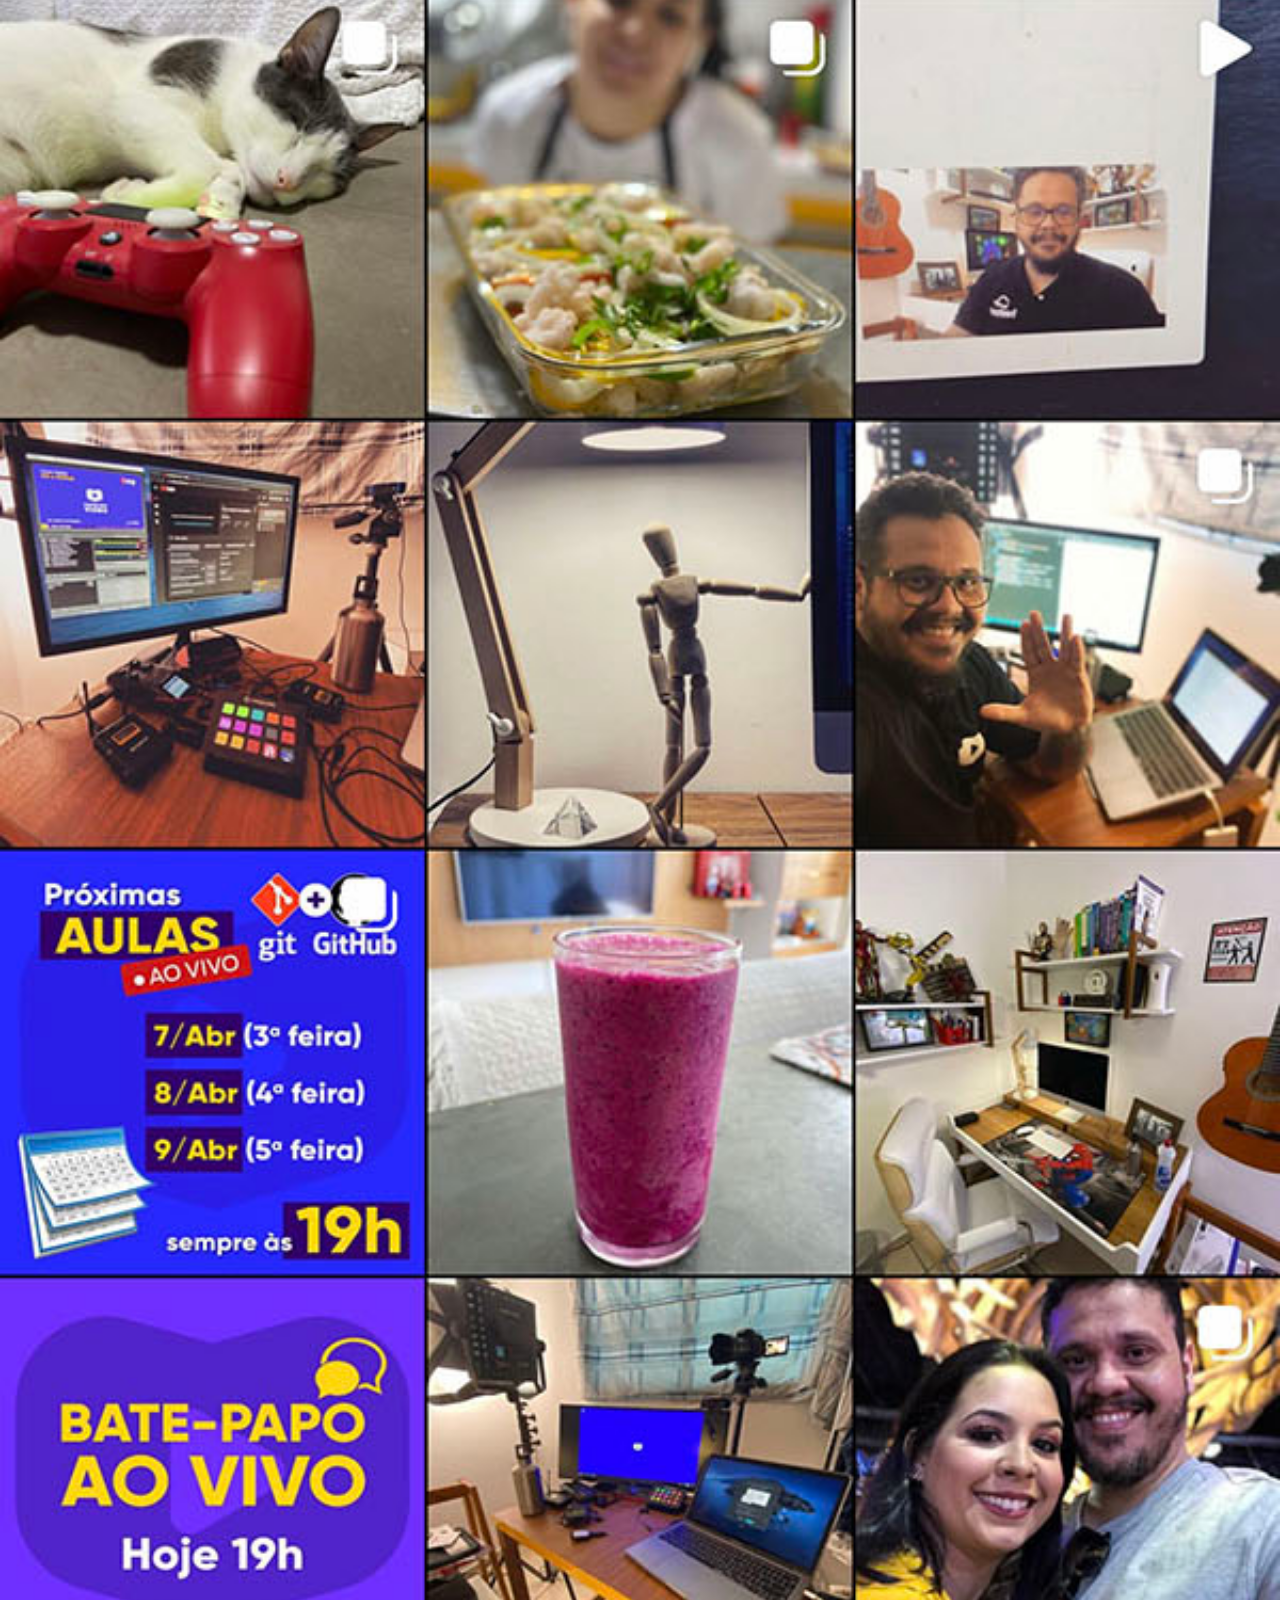
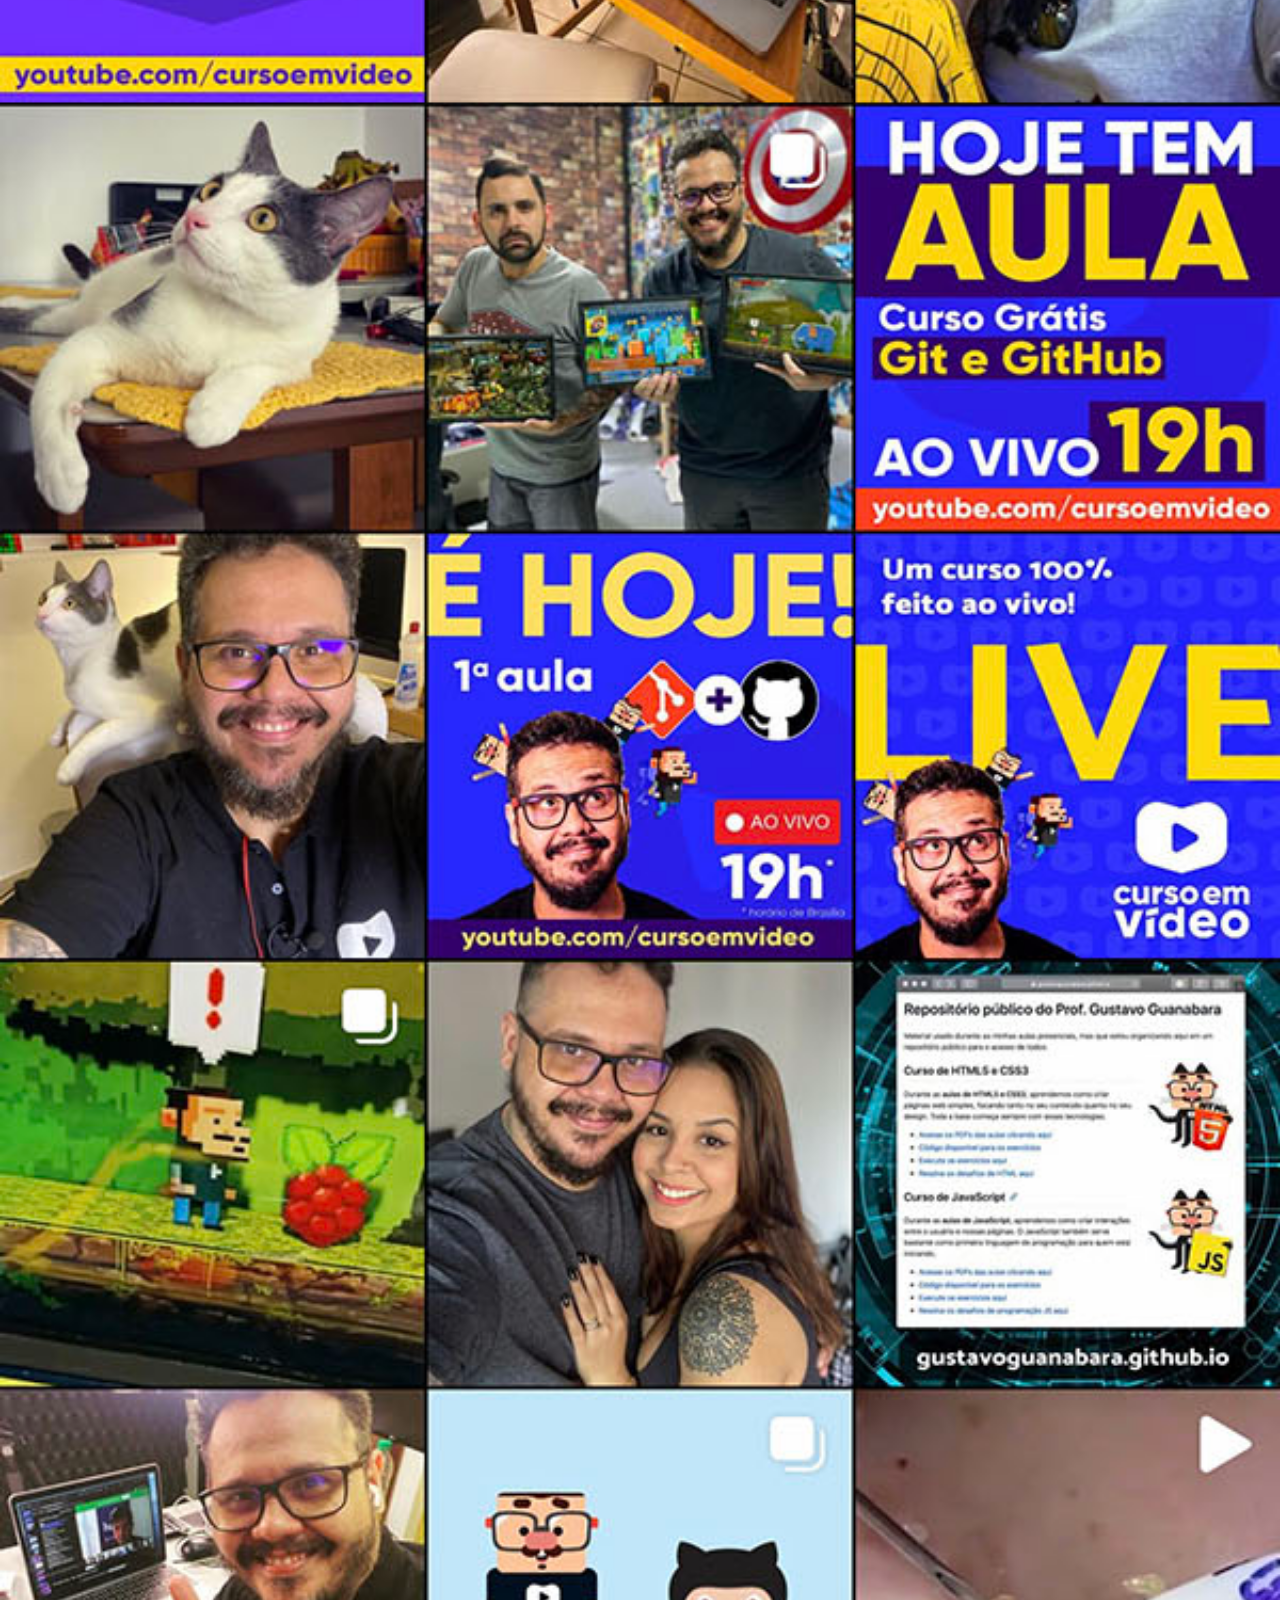
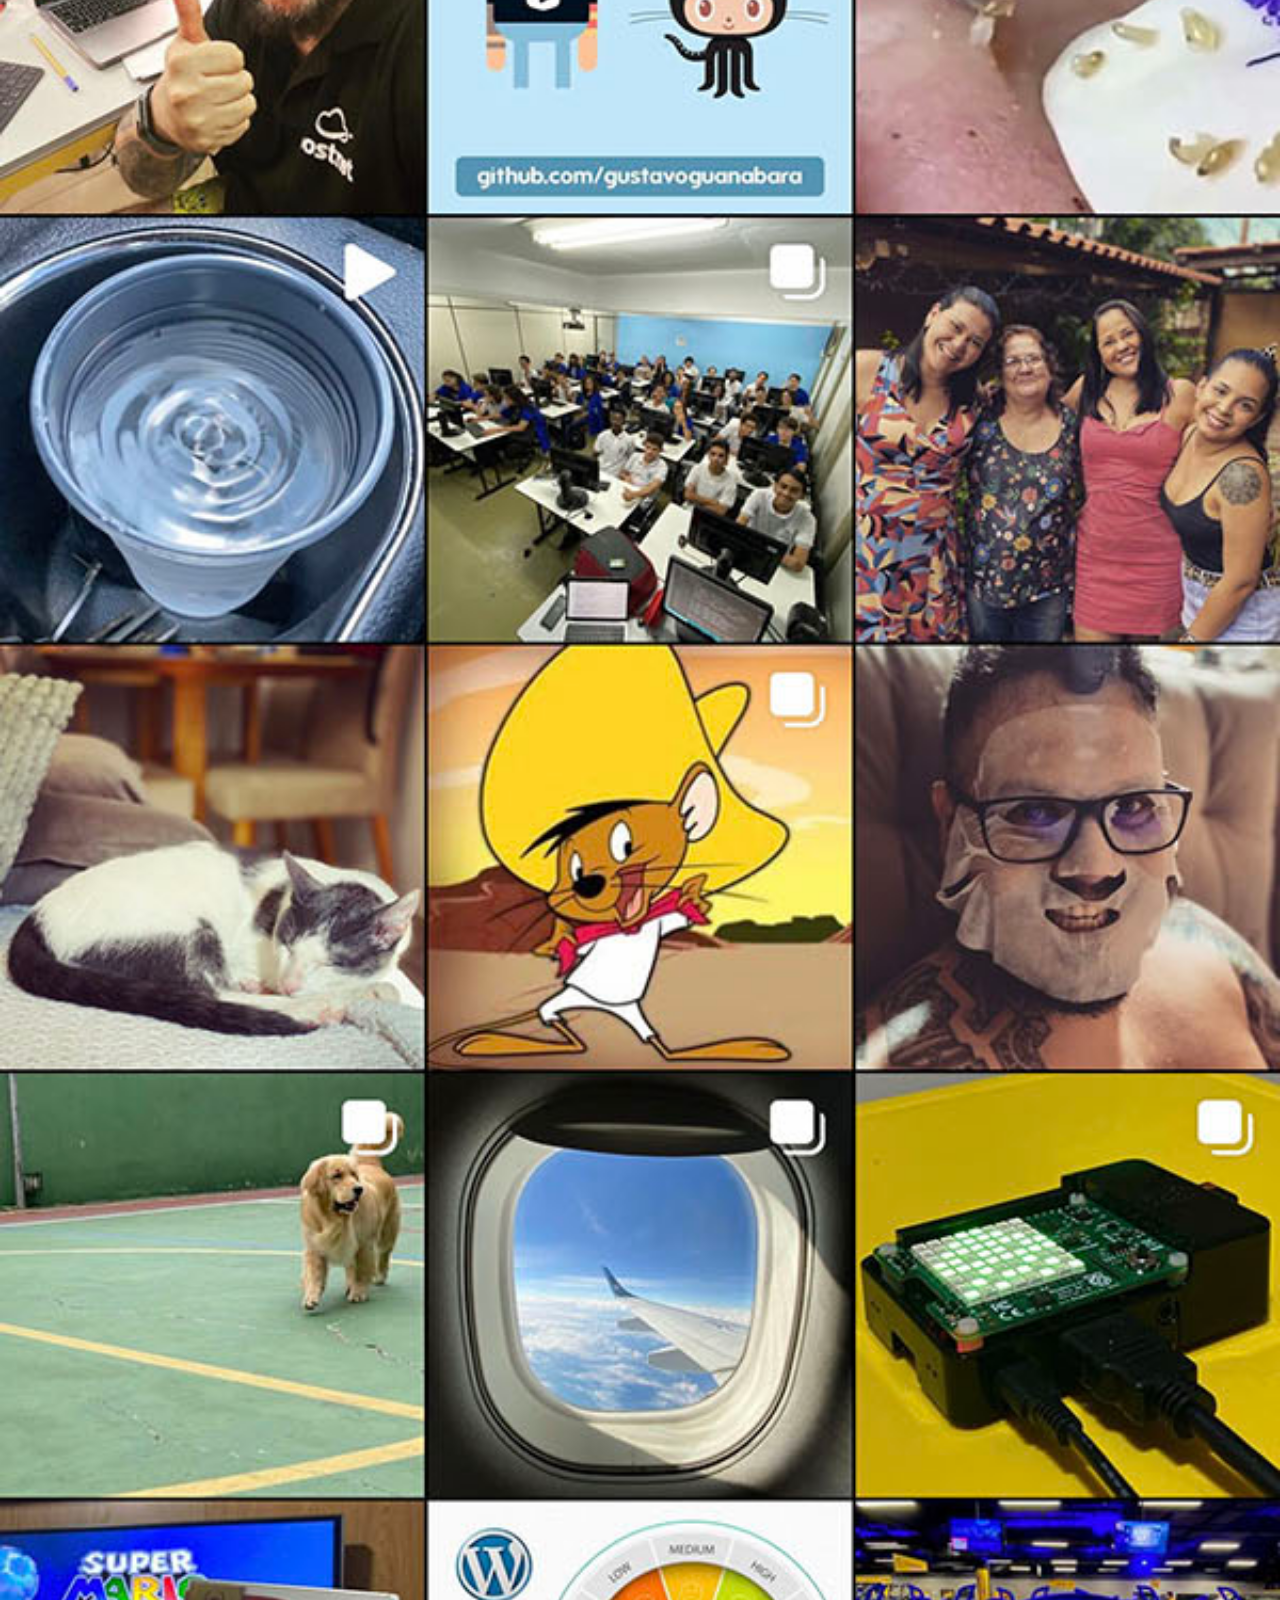
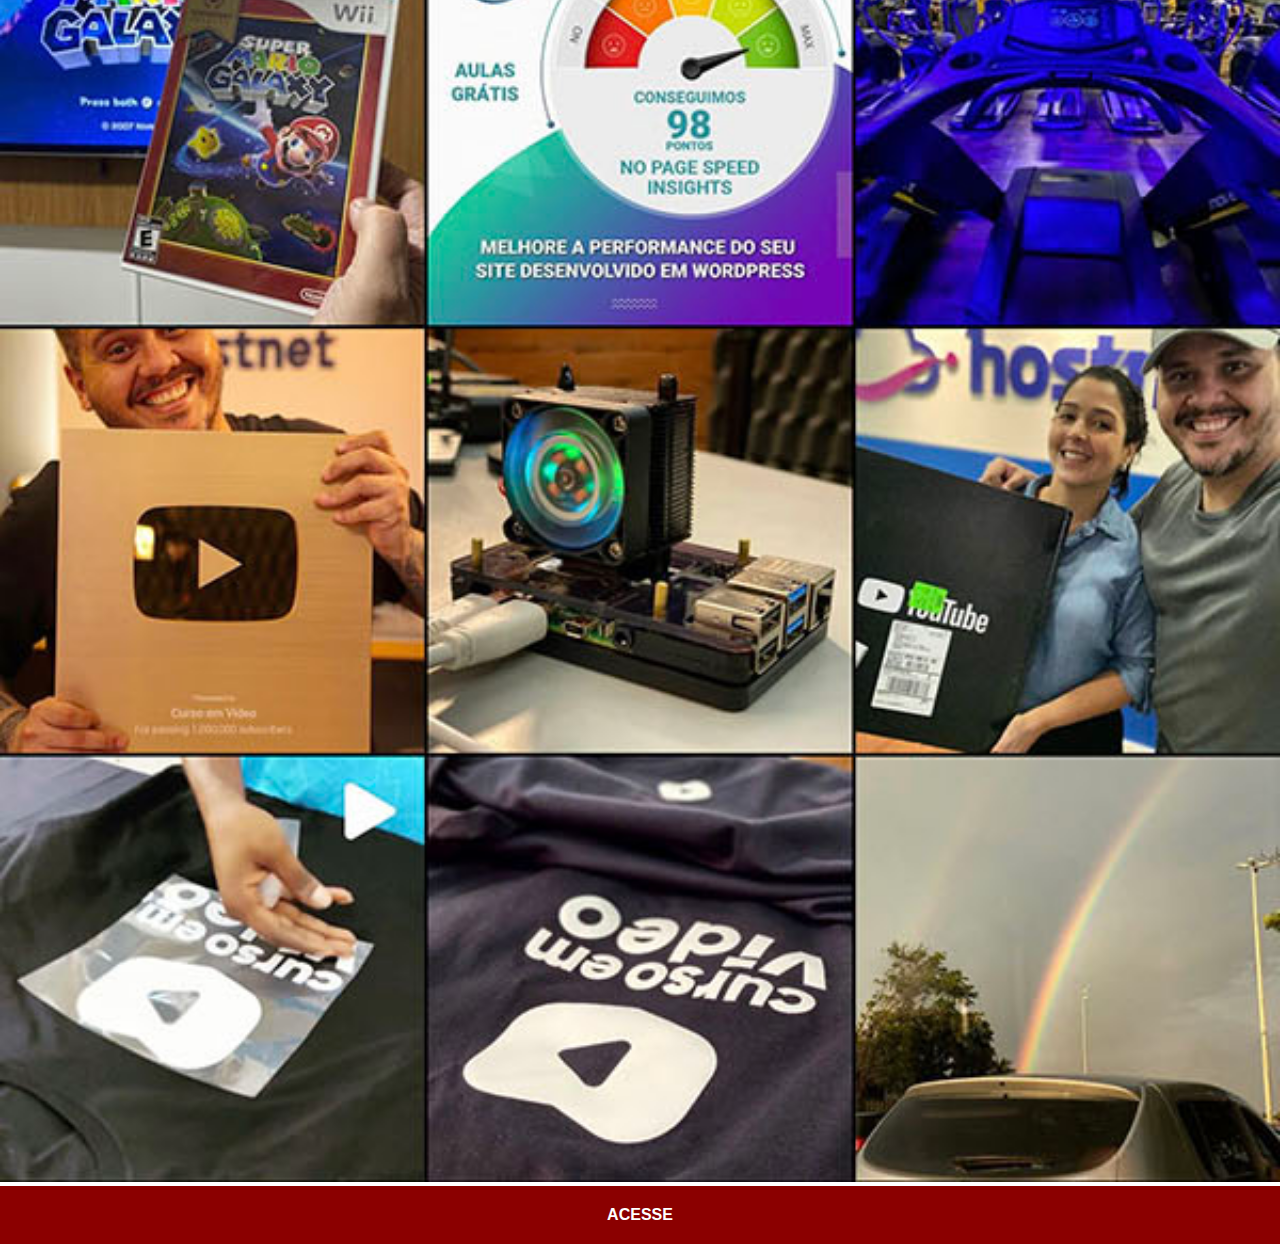
<file: instagram.html>
<!DOCTYPE html>
<html lang="pt-br">
<head>
    <meta charset="UTF-8">
    <meta name="viewport" content="width=device-width, initial-scale=1.0">
    <title>instagram</title>
    <link rel="stylesheet" href="estilos/social.css">
</head>
<body>
    <img src="imagens/tela-instagram.jpg" alt="YouTube">
    <a href="https://www.instagram.com/p/C4vj799rZ-k/" target="_blank">ACESSE</a>
</body>
</html>
</file>
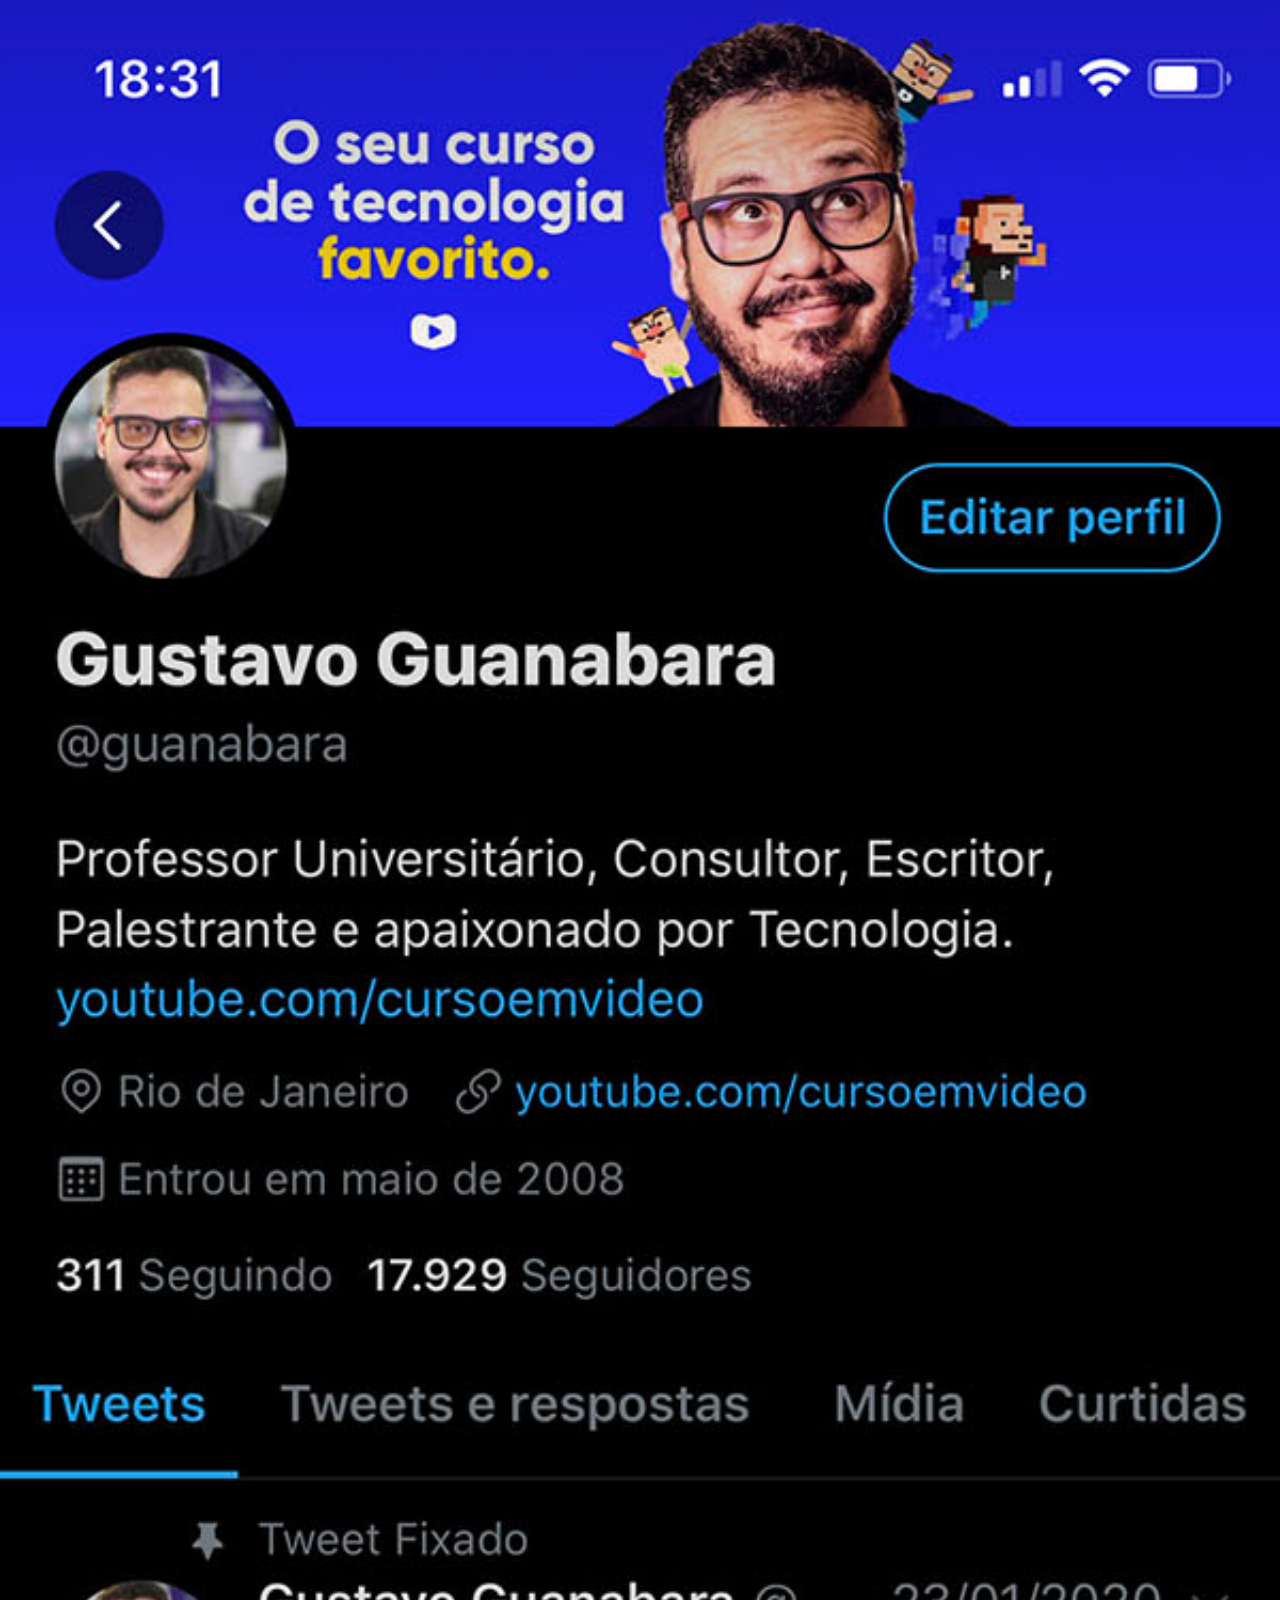
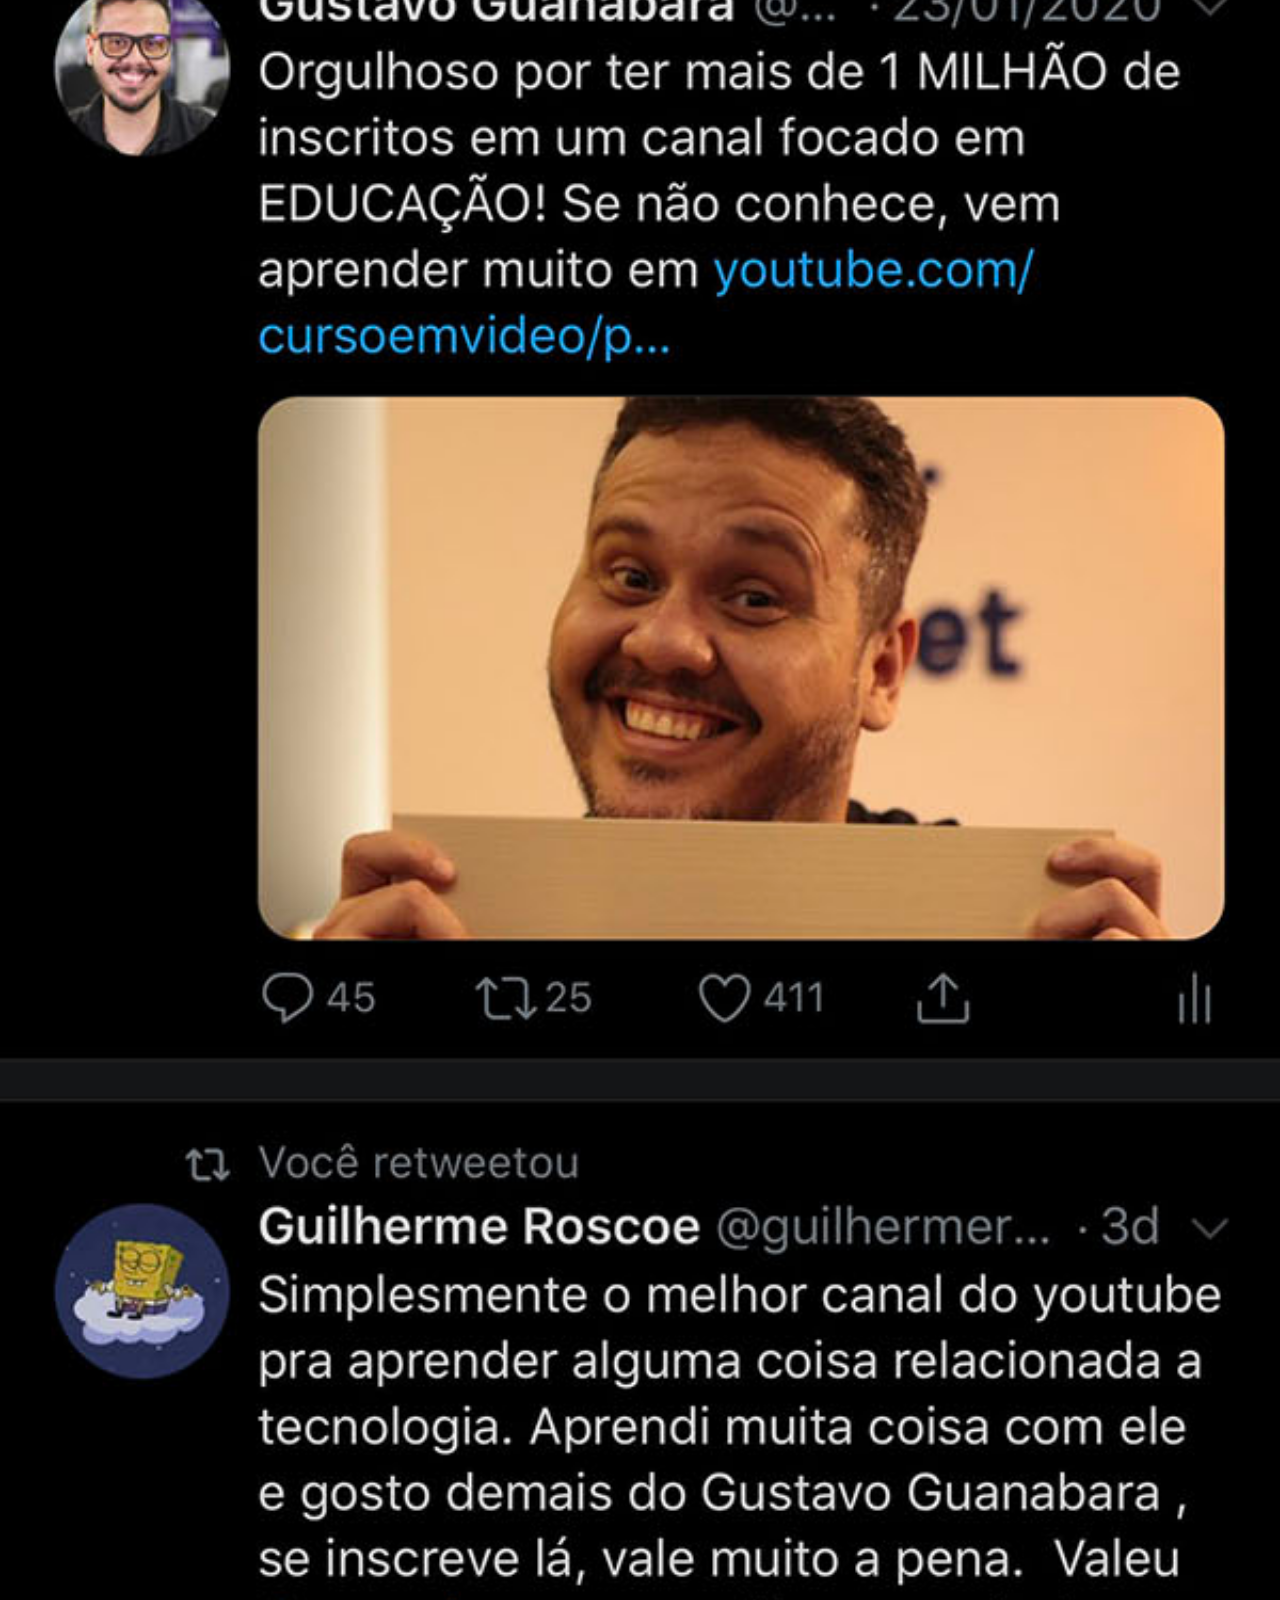
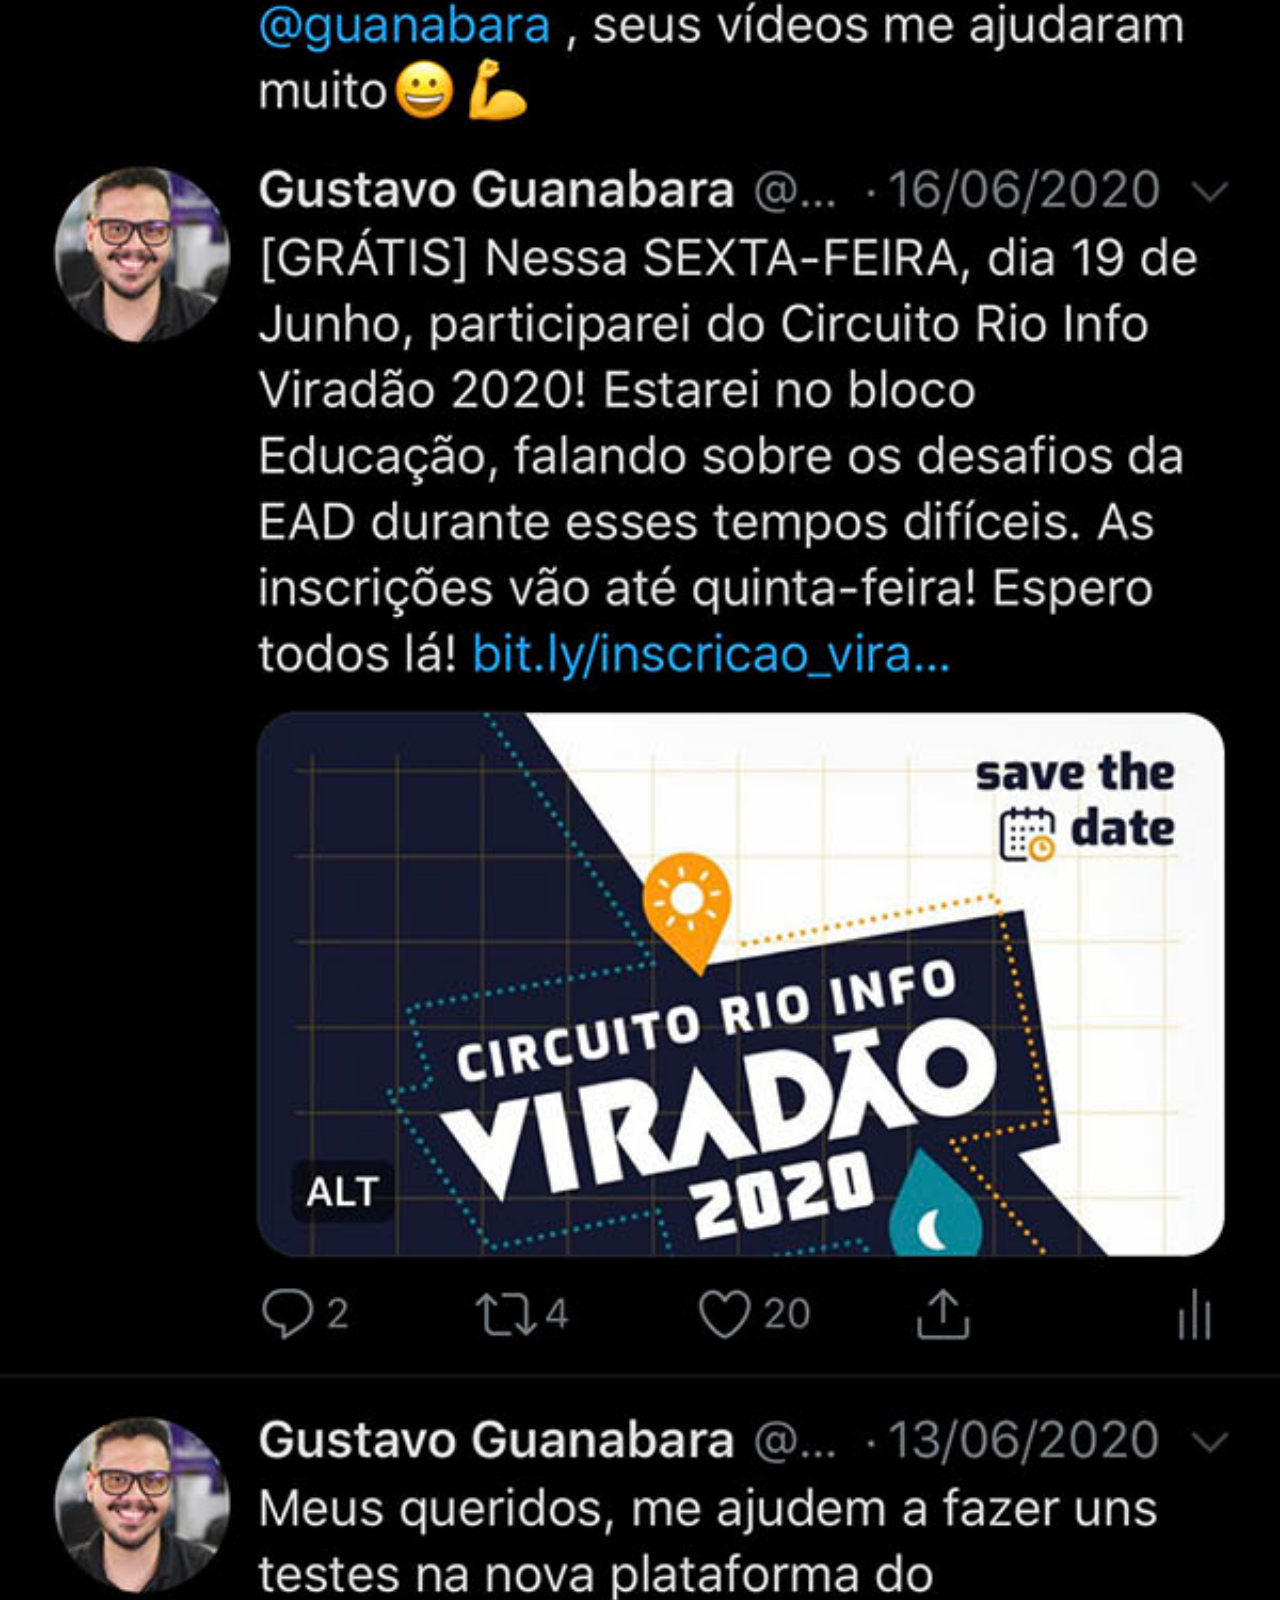
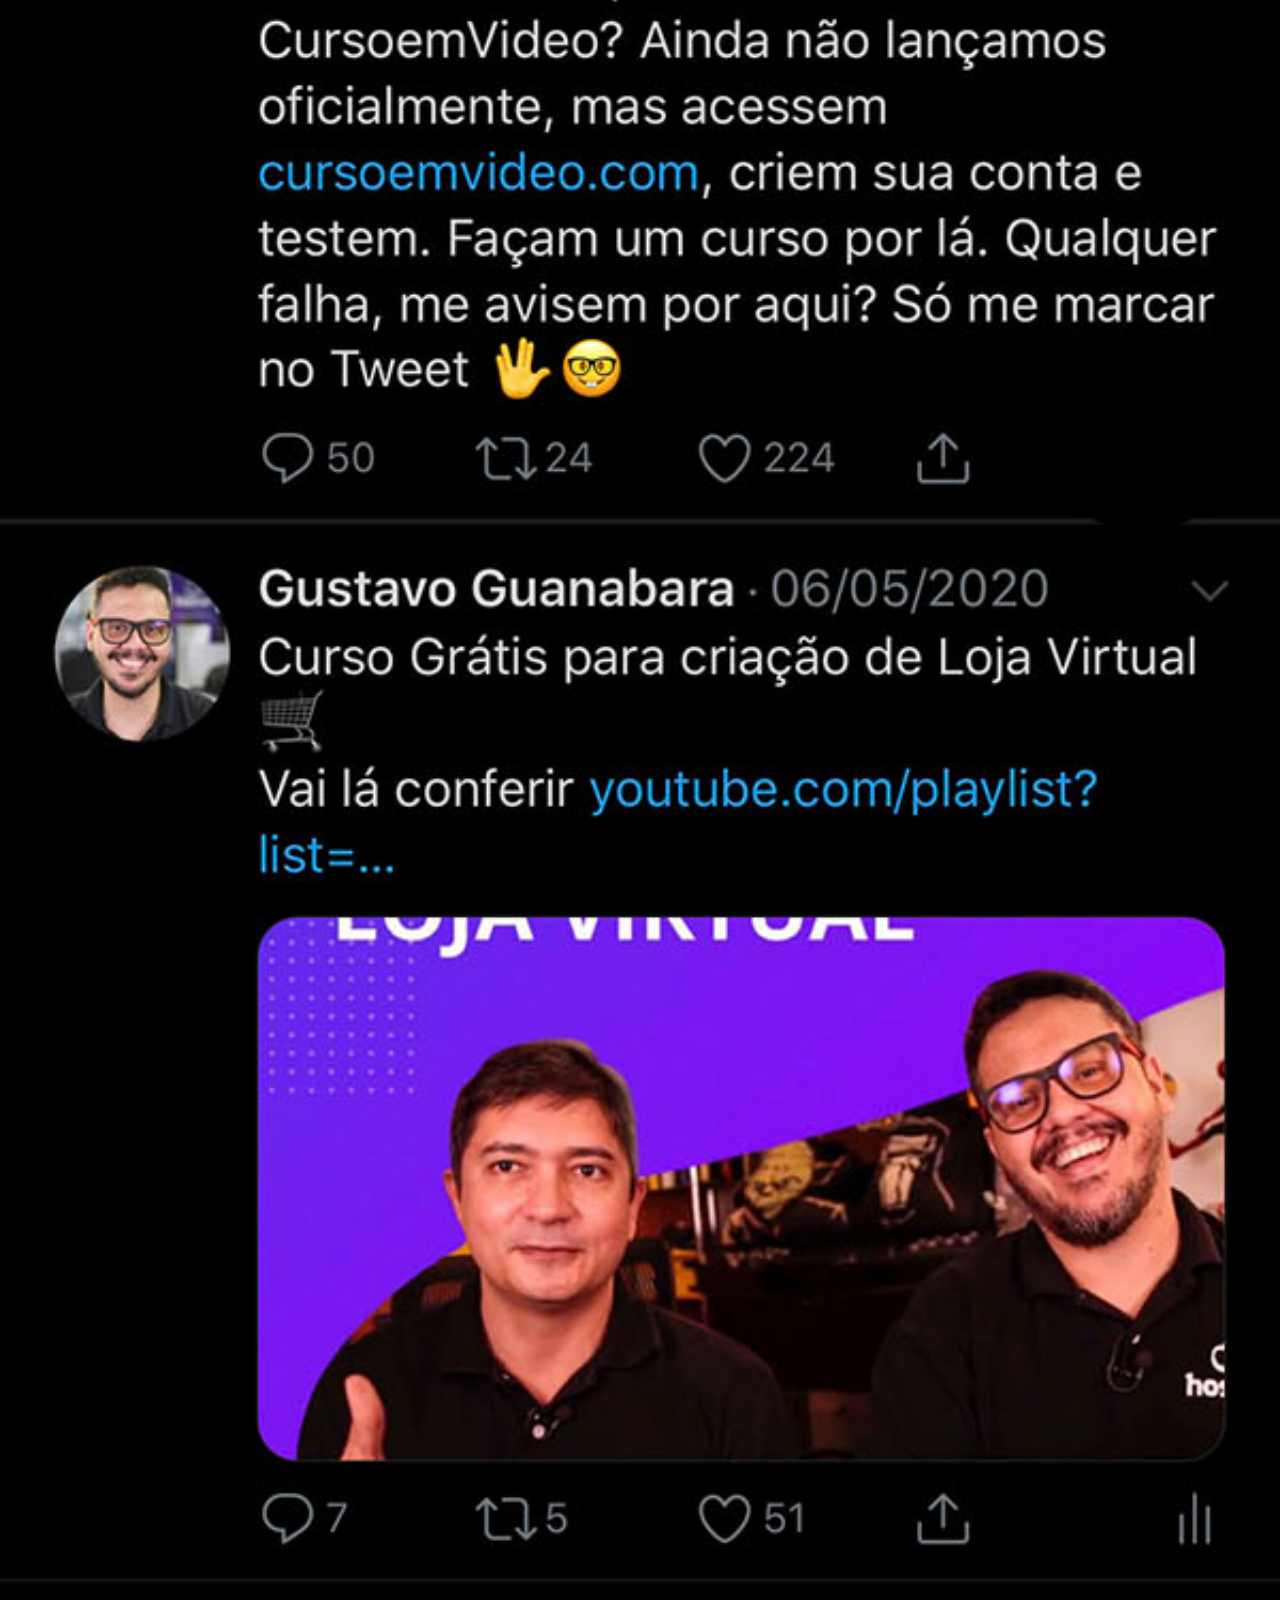
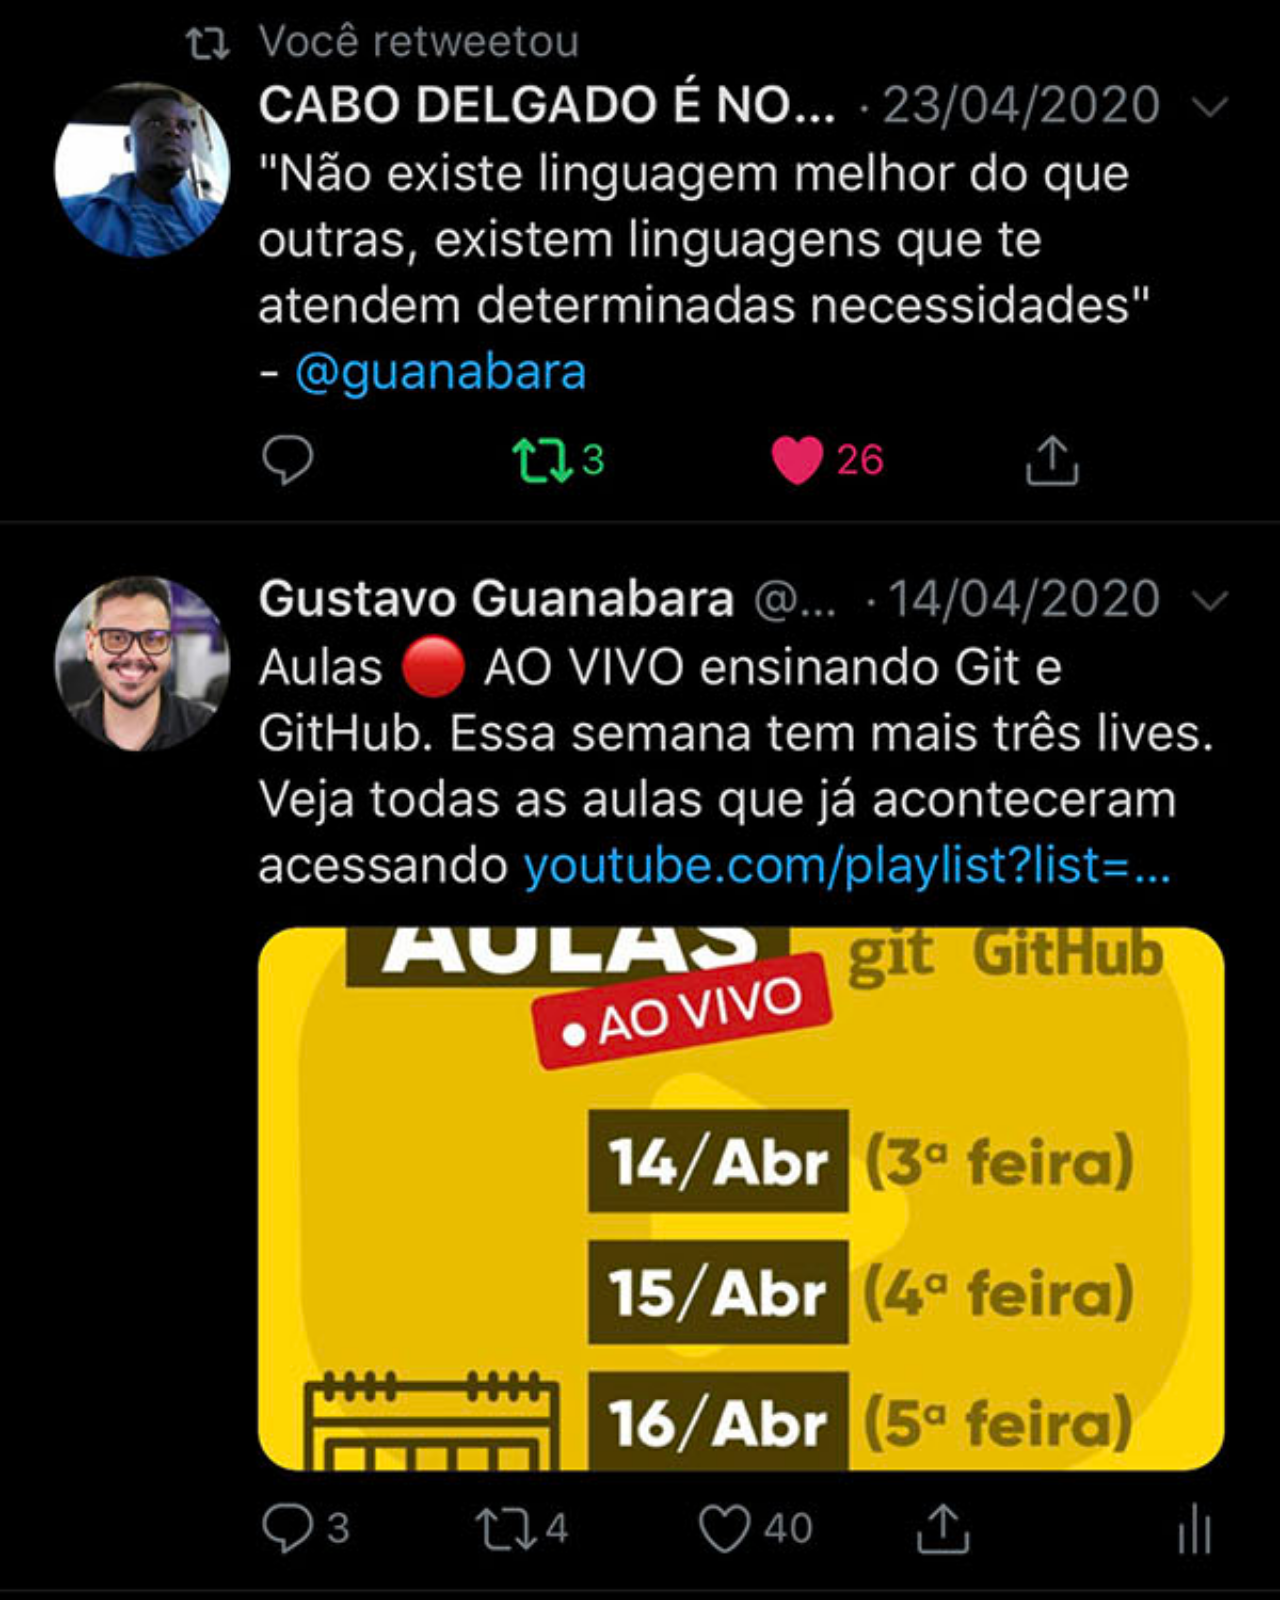
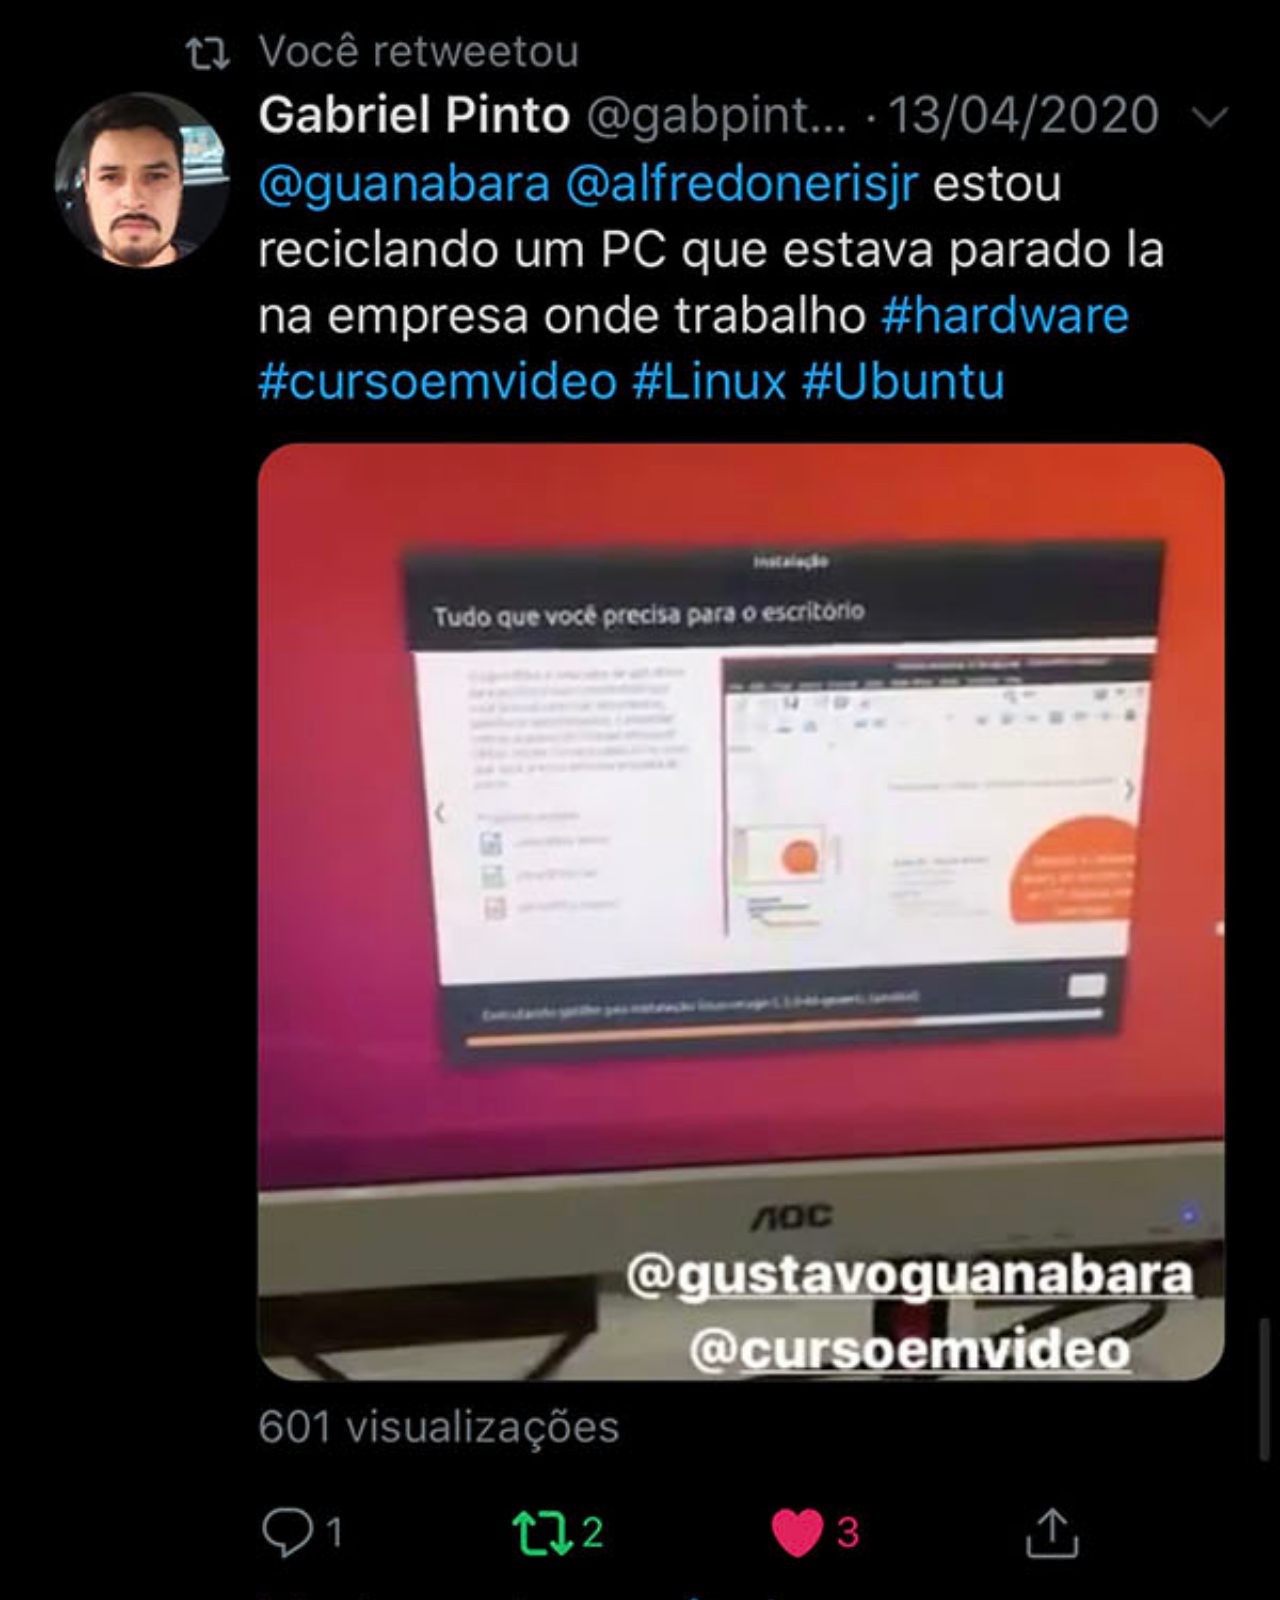
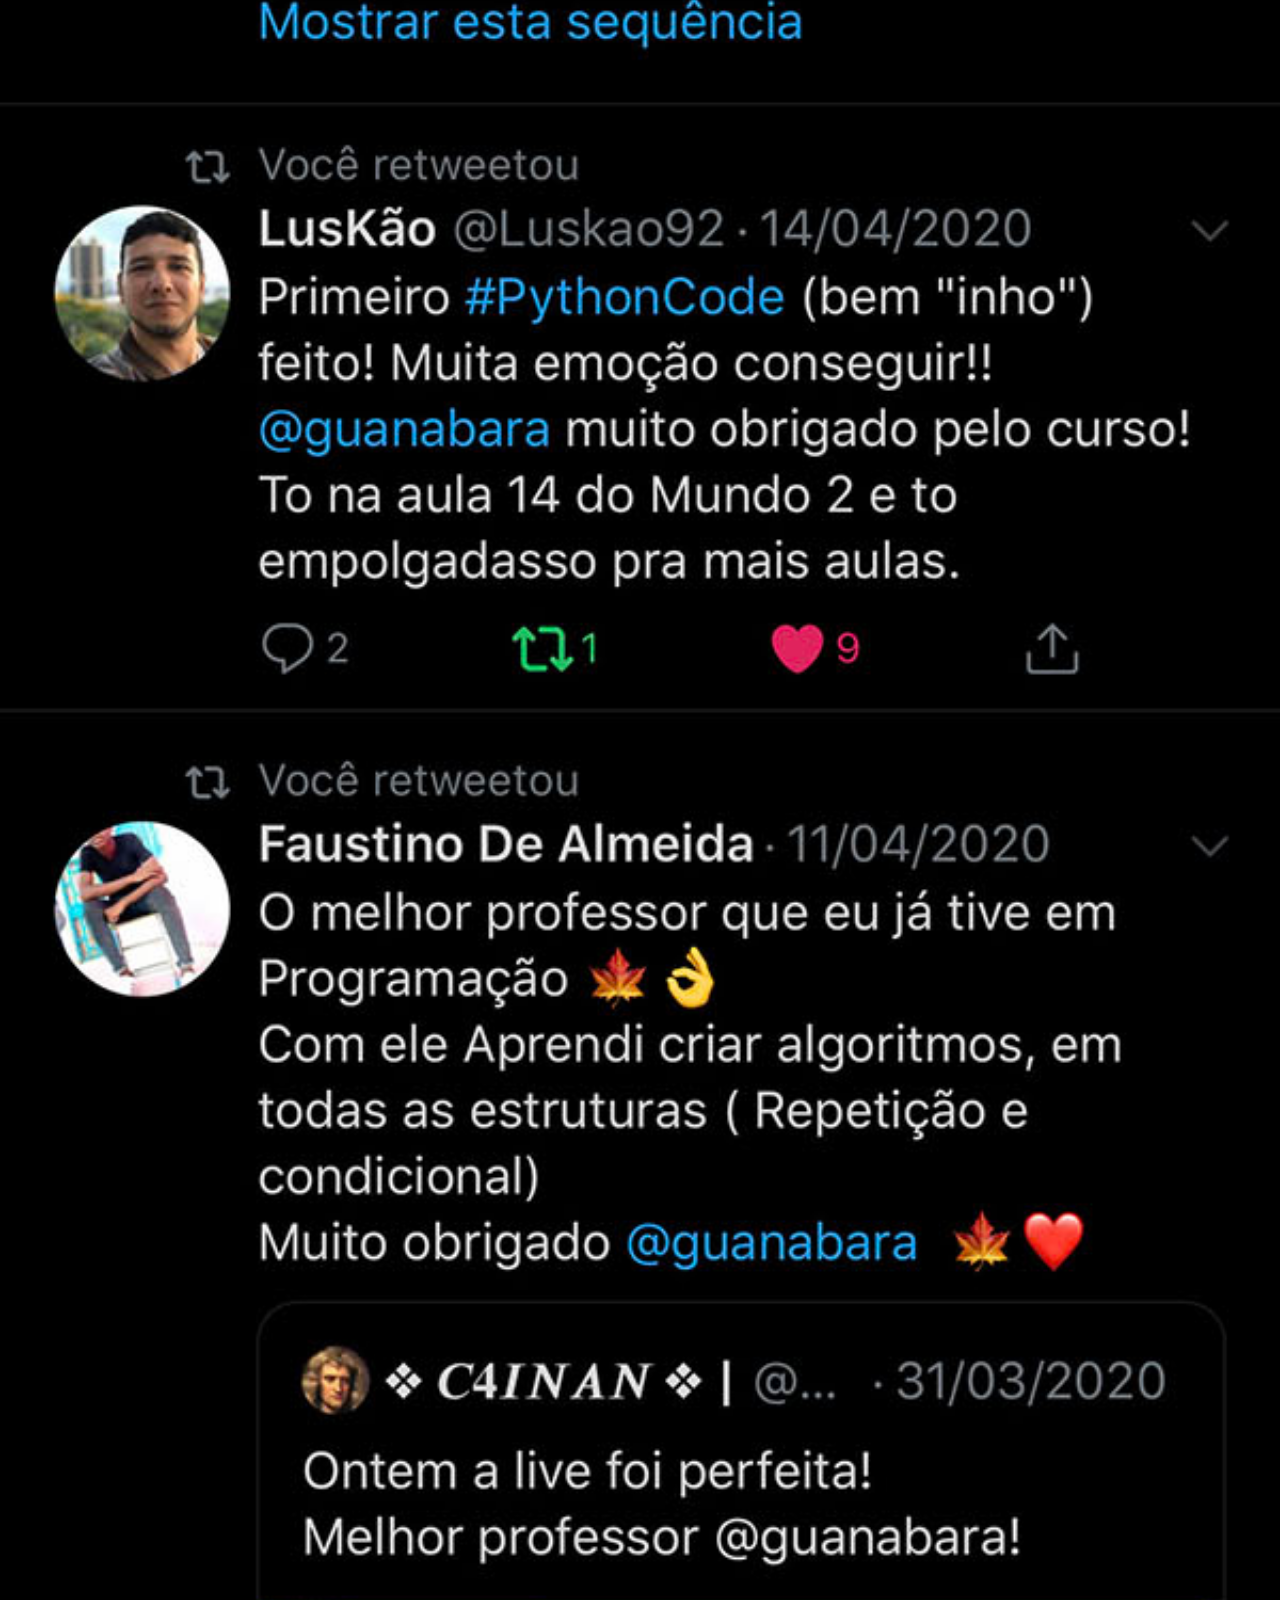
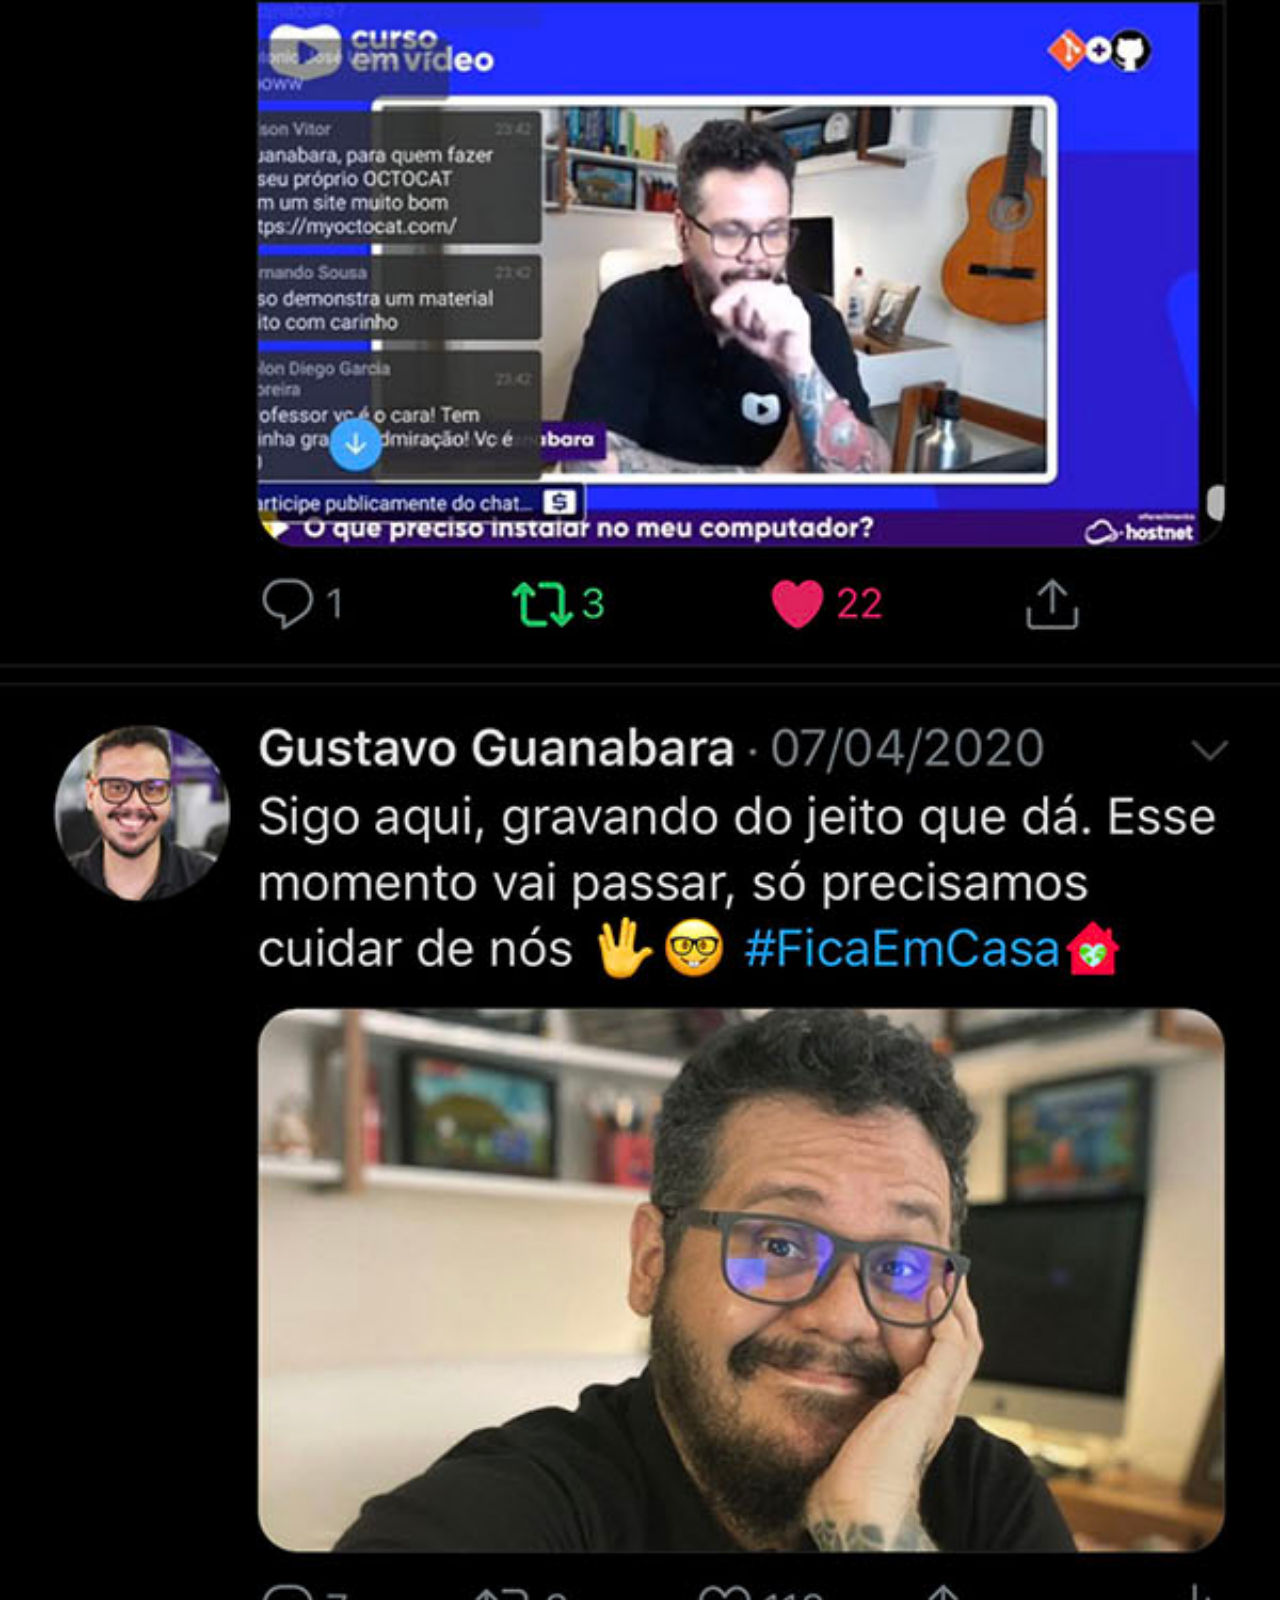
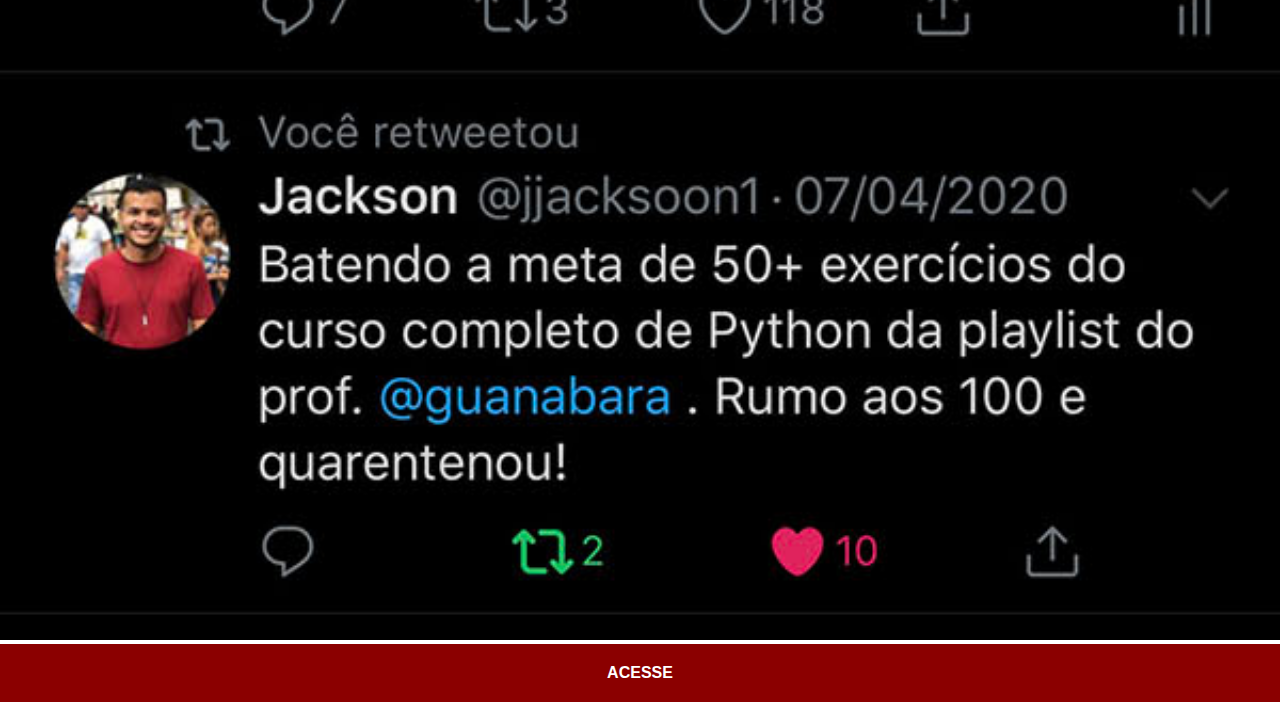
<file: twitter.html>
<!DOCTYPE html>
<html lang="pt-br">
<head>
    <meta charset="UTF-8">
    <meta name="viewport" content="width=device-width, initial-scale=1.0">
    <title>twitter</title>
    <link rel="stylesheet" href="estilos/social.css">
</head>
<body>
    <img src="imagens/tela-twitter.jpg" alt="YouTube">
    <a href="https://x.com/guanabara" target="_blank">ACESSE</a>
</body>
</html>
</file>
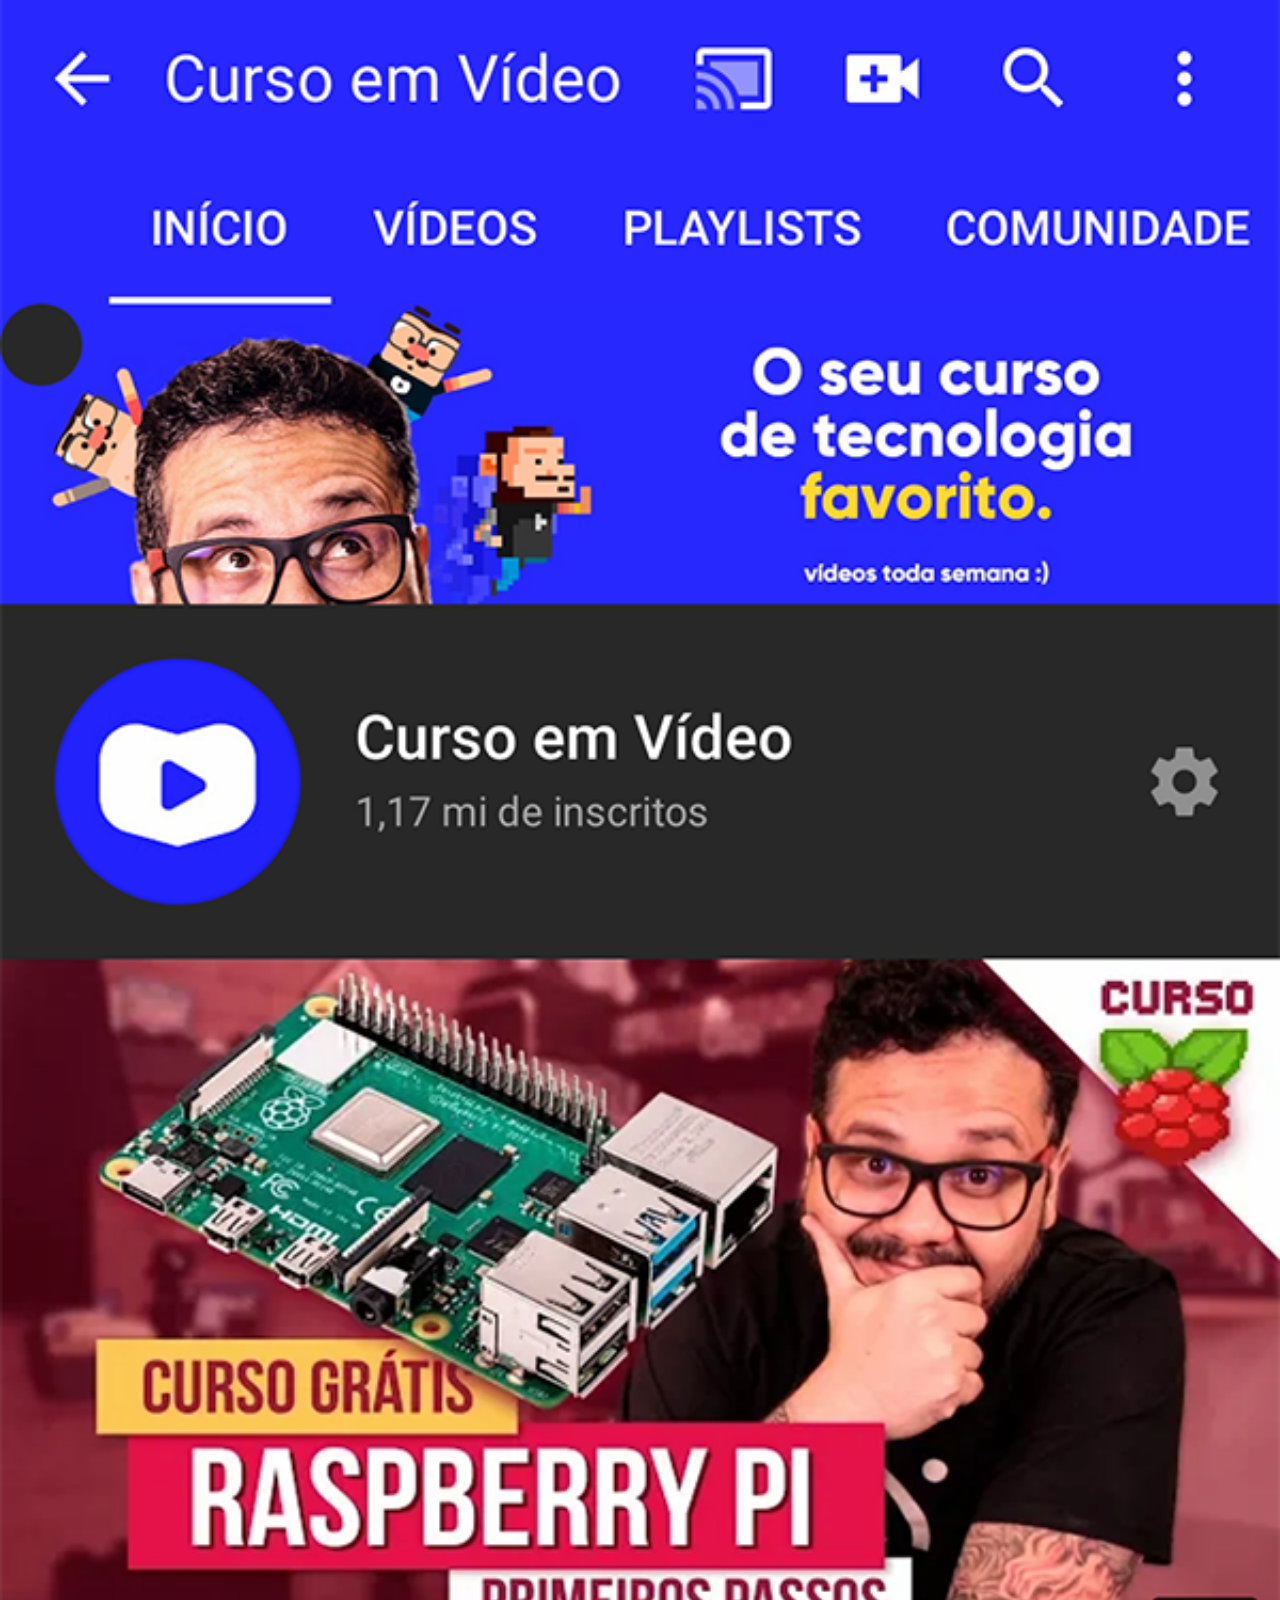
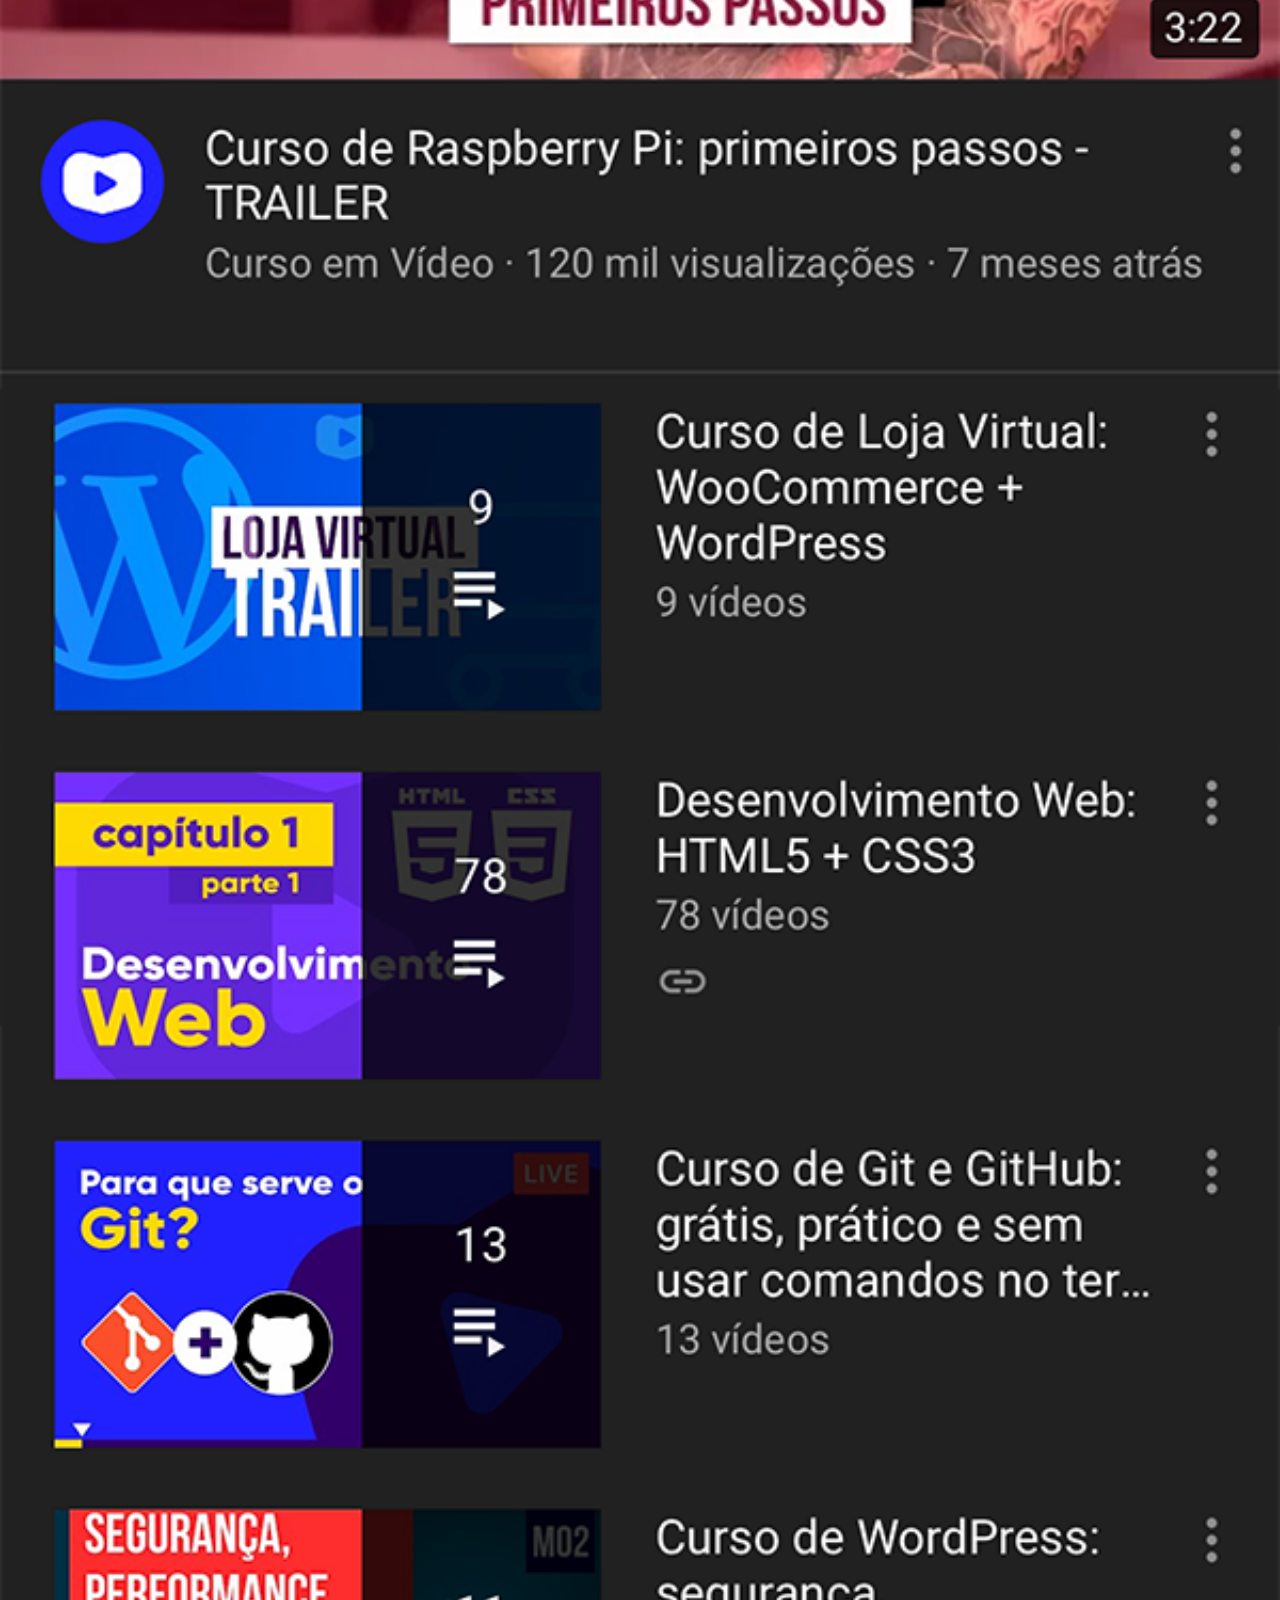
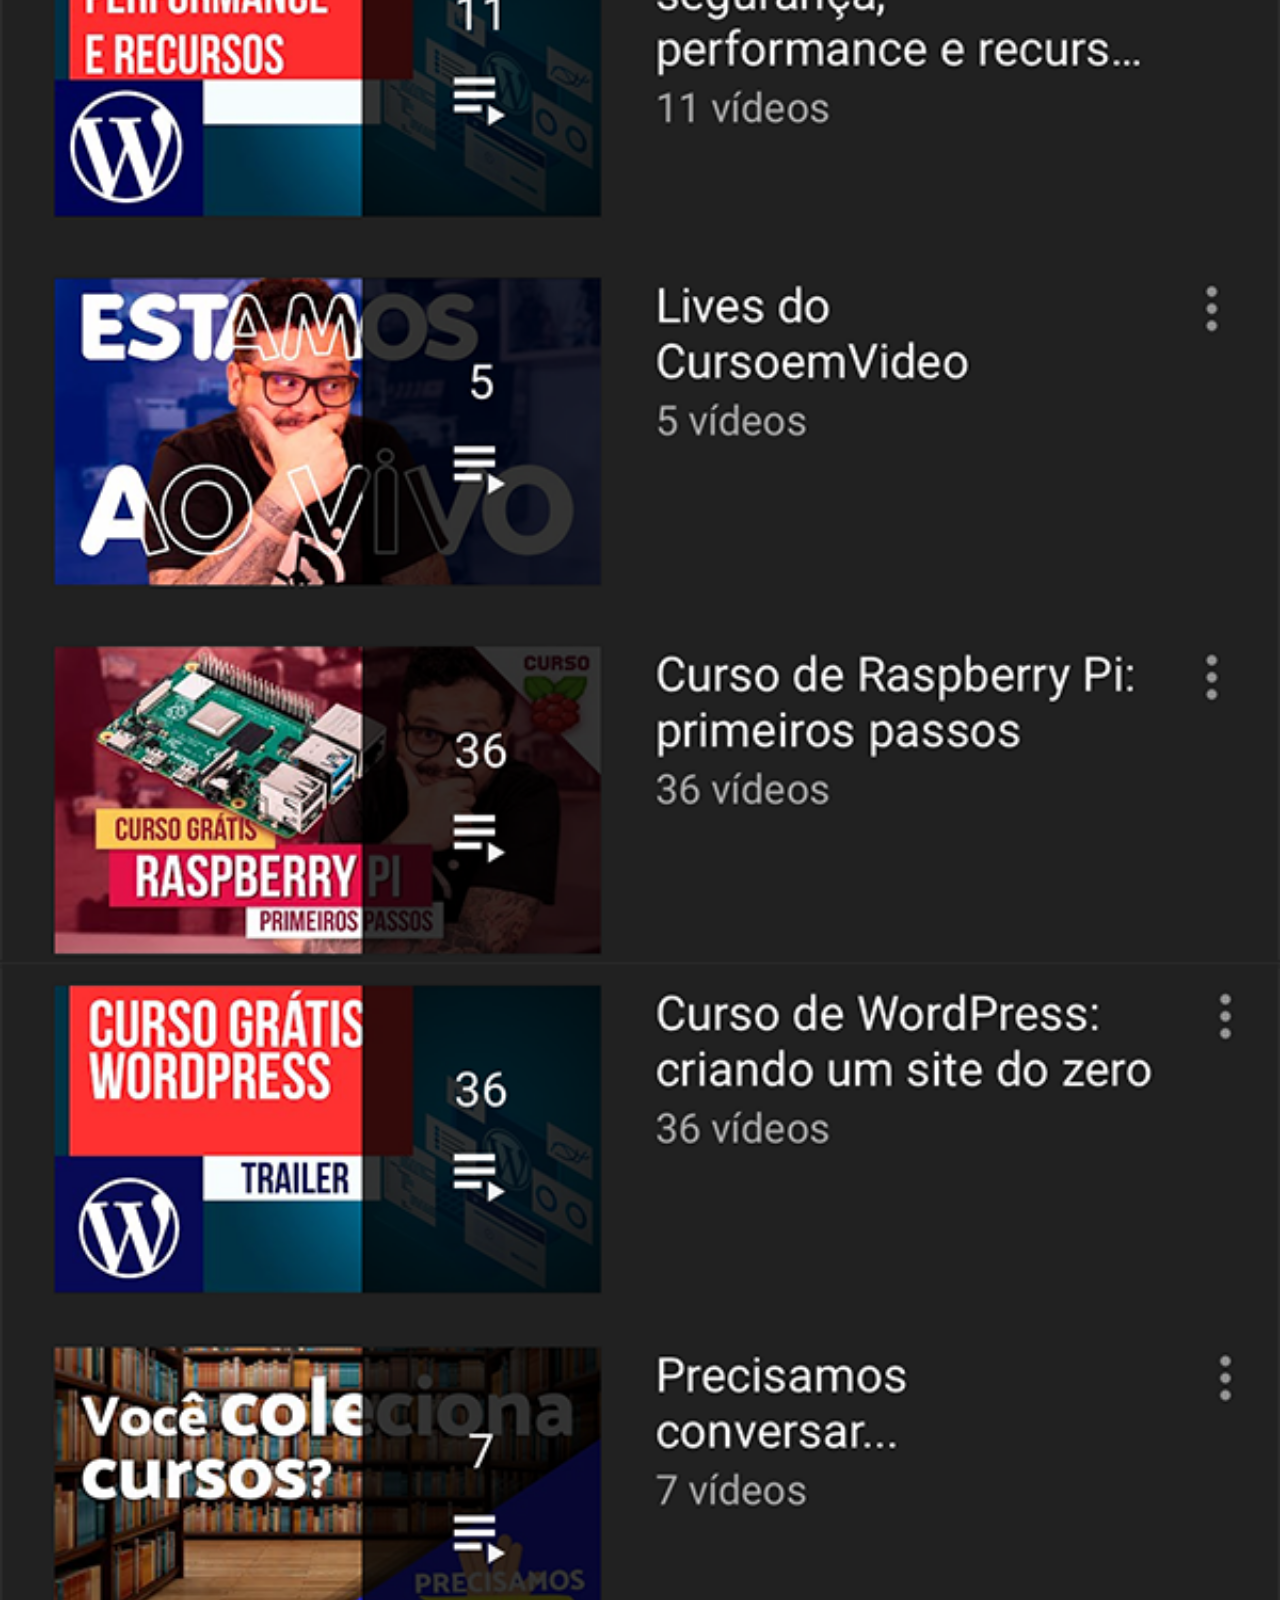
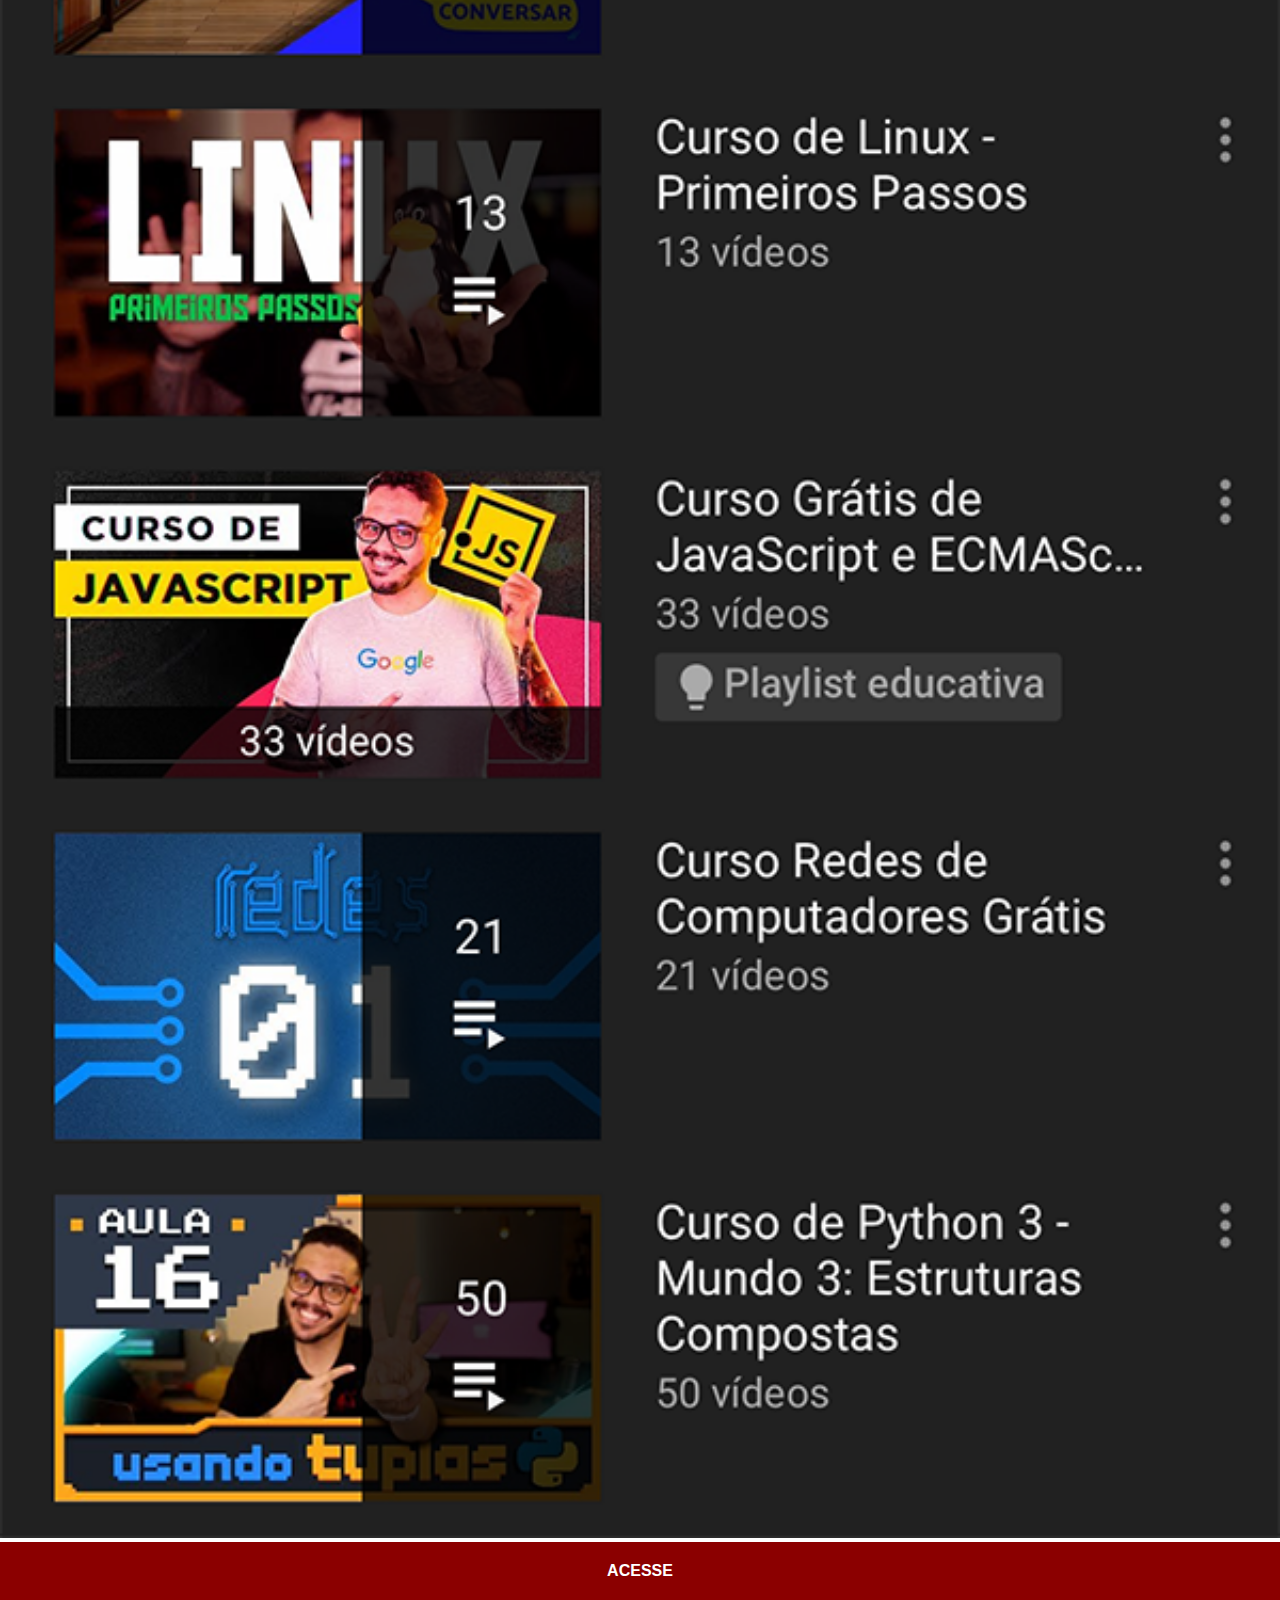
<file: youtube.html>
<!DOCTYPE html>
<html lang="pt-br">
<head>
    <meta charset="UTF-8">
    <meta name="viewport" content="width=device-width, initial-scale=1.0">
    <title>youtube</title>
    <link rel="stylesheet" href="estilos/social.css">
</head>
<body>
    <img src="imagens/tela-youtube.png" alt="YouTube">
    <a href="https://www.youtube.com/c/CursoemV%C3%ADdeo" target="_blank">ACESSE</a>
</body>
</html>
</file>
<file: estilos/style.css>
@charset "UTF-8";
* {
    margin: 0px;
    padding: 0px;
    font-family: Arial, Helvetica, sans-serif;
}

html, body {
    height: 100vh;
    width: 100vw;
    background-color: black;
}

body{
    background: url('../imagens/fundo-madeira.jpg') no-repeat top center;
    background-size: cover;
    background-attachment: fixed;
}
main{
    height: 100vh;
    position: relative;
}

section#telefone {
    position: absolute;
    top: 50%;
    left: 50%;
    transform: translate(-50%, -50%);

    height: 627px;
    width: 311px;
    background: url('../imagens/frame-iphone.png') no-repeat;
    
}
iframe#tela{
    position: relative;
    top: 80px;
    left: 22px;

    width: 267px;
    height: 471px;
}
section#rede-sociais{
    text-align: right;
}
section#rede-sociais img{
    width: 50px;
    margin: 10px;
    border-radius: 50%;
    box-shadow: 2px 2px rgba(0, 0, 0, 0.400); 
    box-sizing: border-box;
}
section#rede-sociais img:hover{
    border: 2px solid rgba(255, 255, 255, 0.603);
    transform: translate(-3px, -3px);
    box-shadow: 5px 5px 10px rgba(0, 0, 0, 0.603);
    transition: transform 0.3s, border 0.4s;

}
</file>
<file: estilos/social.css>
*{
        margin: 0px;
        padding: 0px;
        font-family: Arial, Helvetica, sans-serif;
    }
    ::-webkit-scrollbar{
        width: 0px;
        height: 0px;
    }
    img{
        width: 100vw;
    }
    a {
        display: block;
        background-color: darkred;
        padding: 20px;
        text-align: center;
        font-weight: bolder;
        text-decoration: none;
        color: white;
    }
    a:hover{
        background-color: red;
    }
</file>
